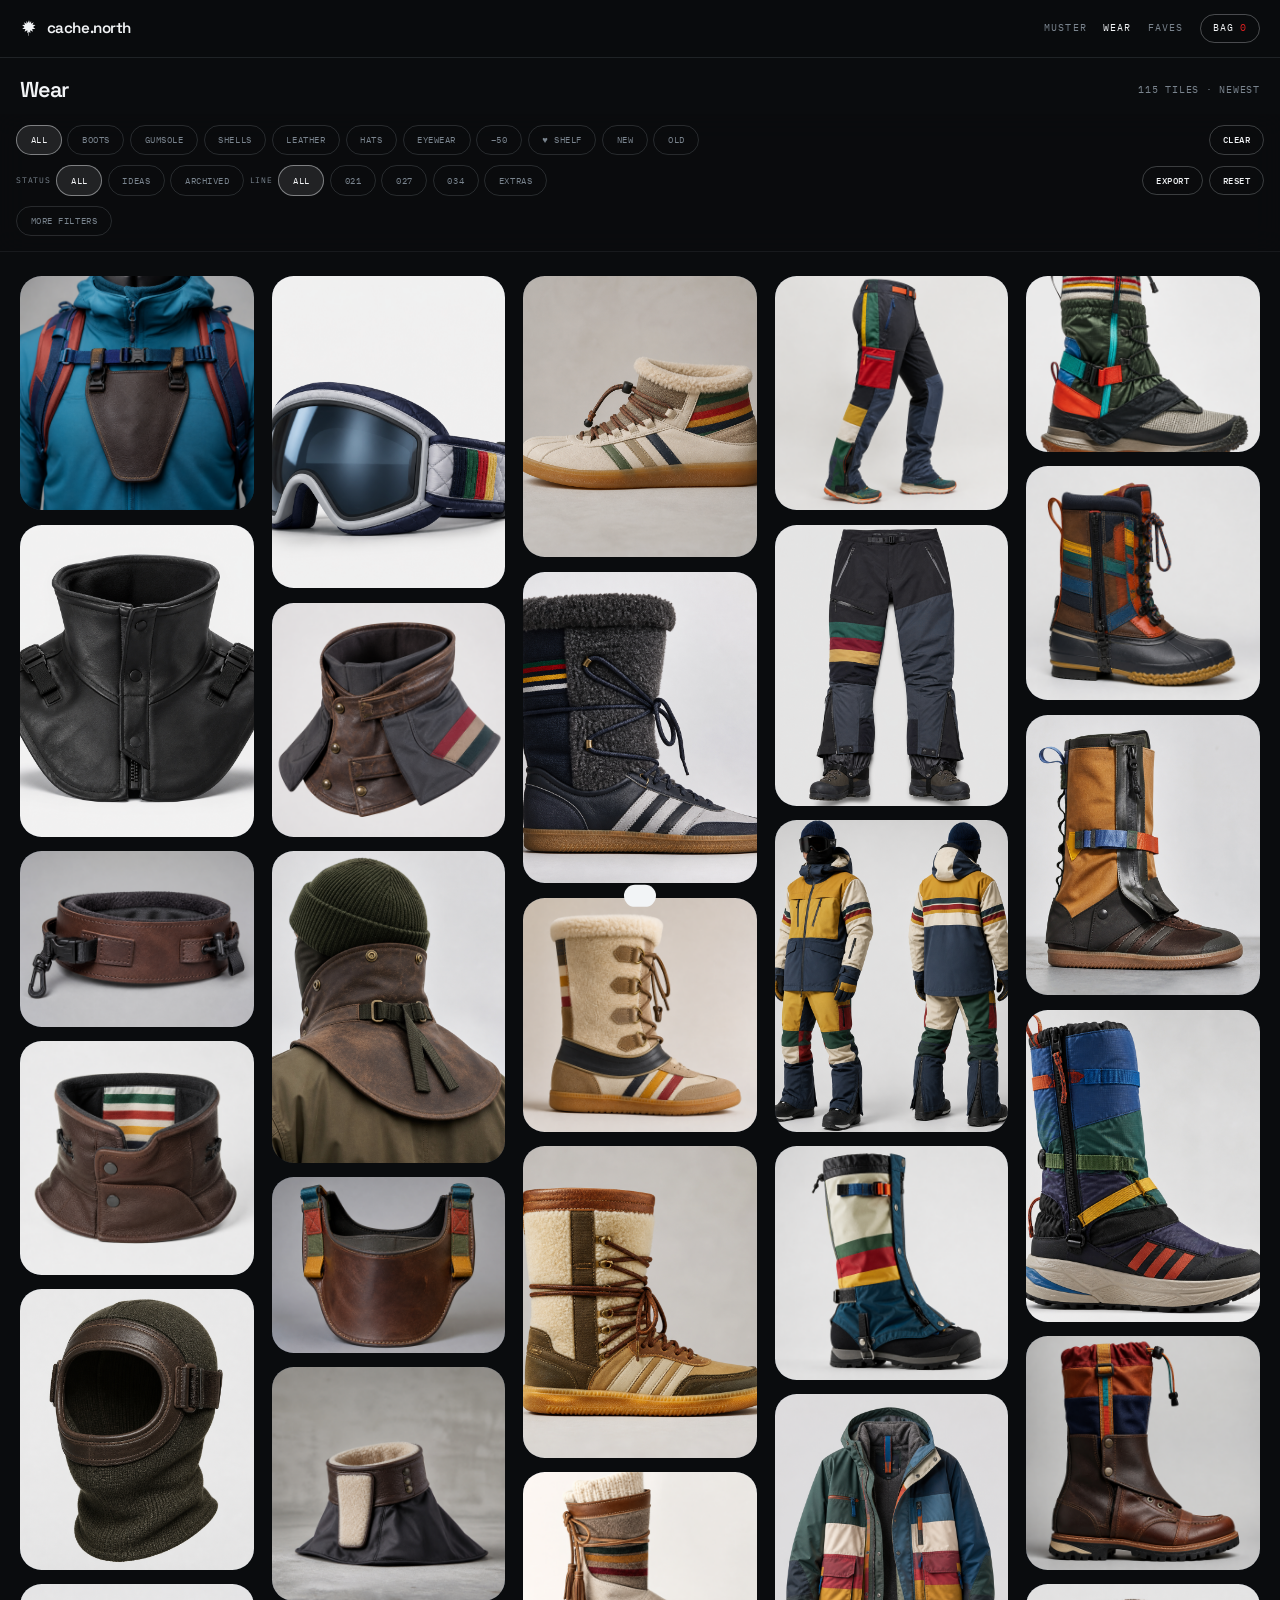
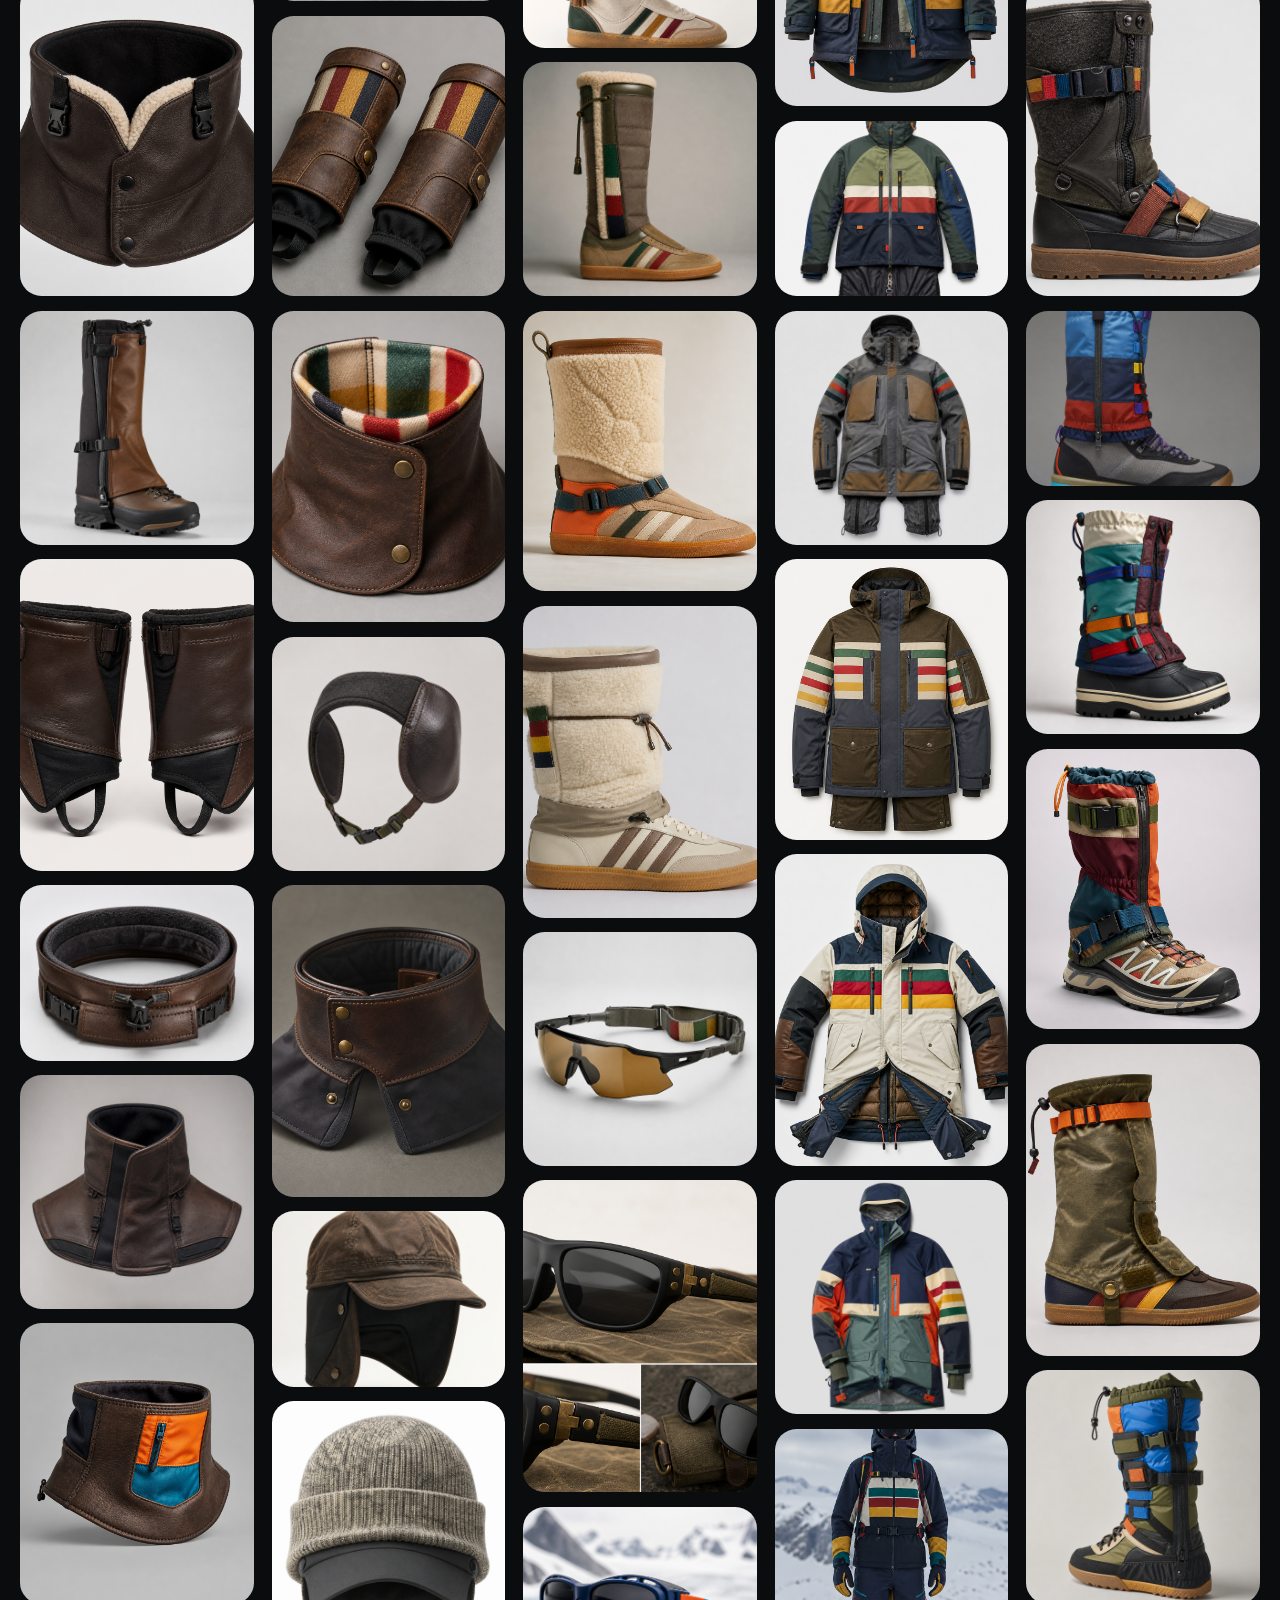
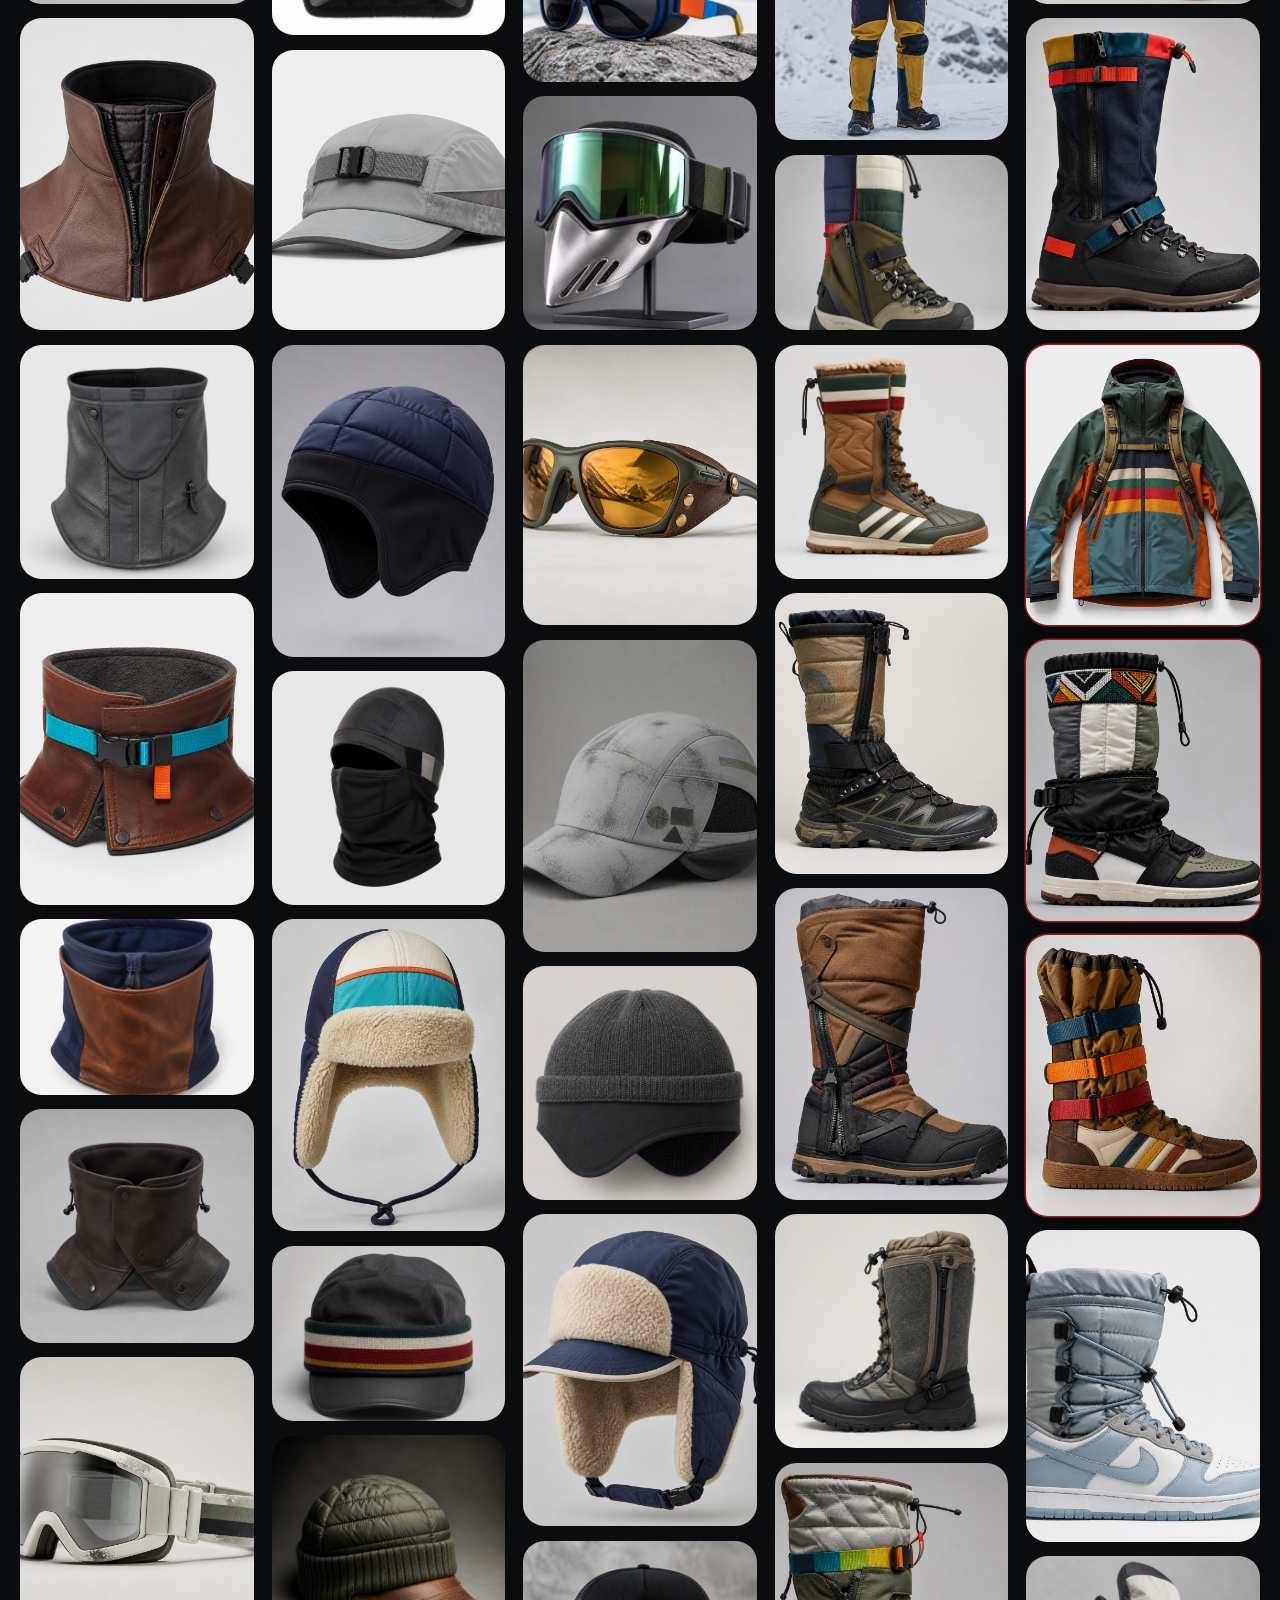
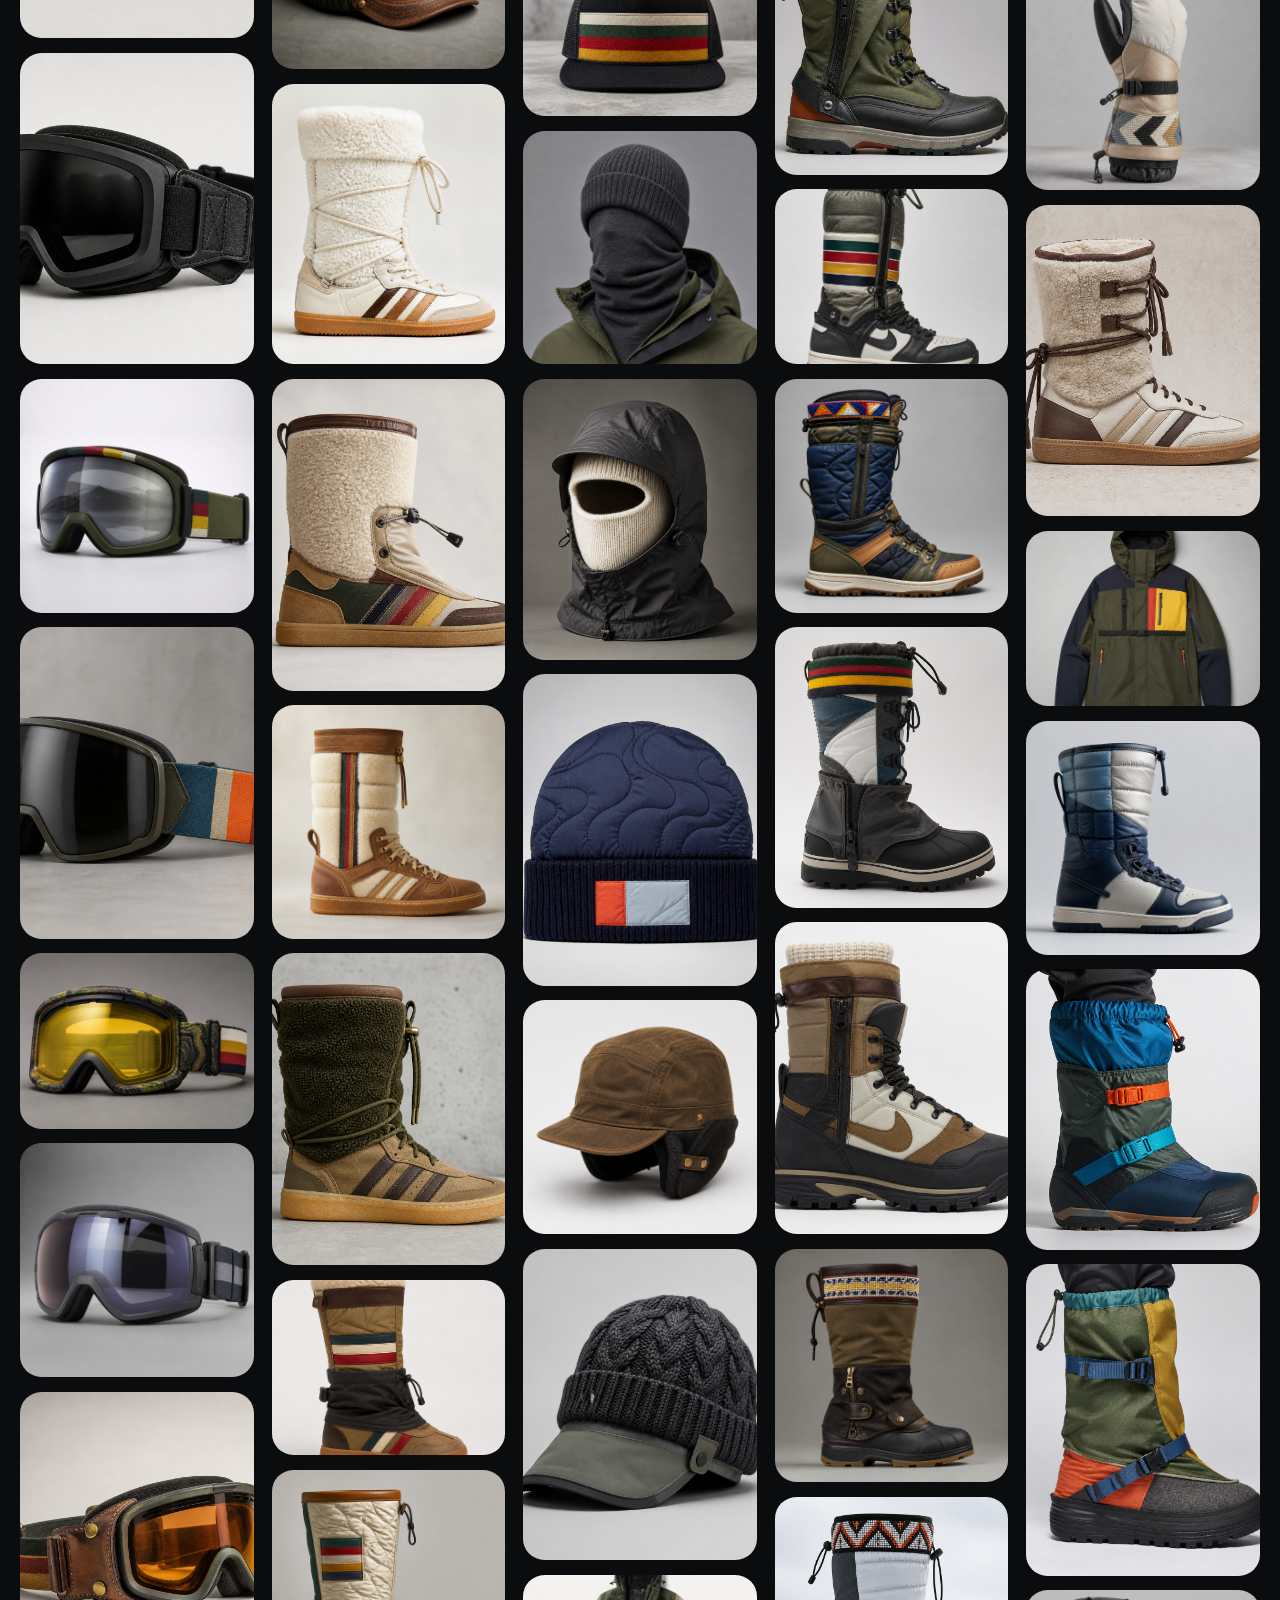
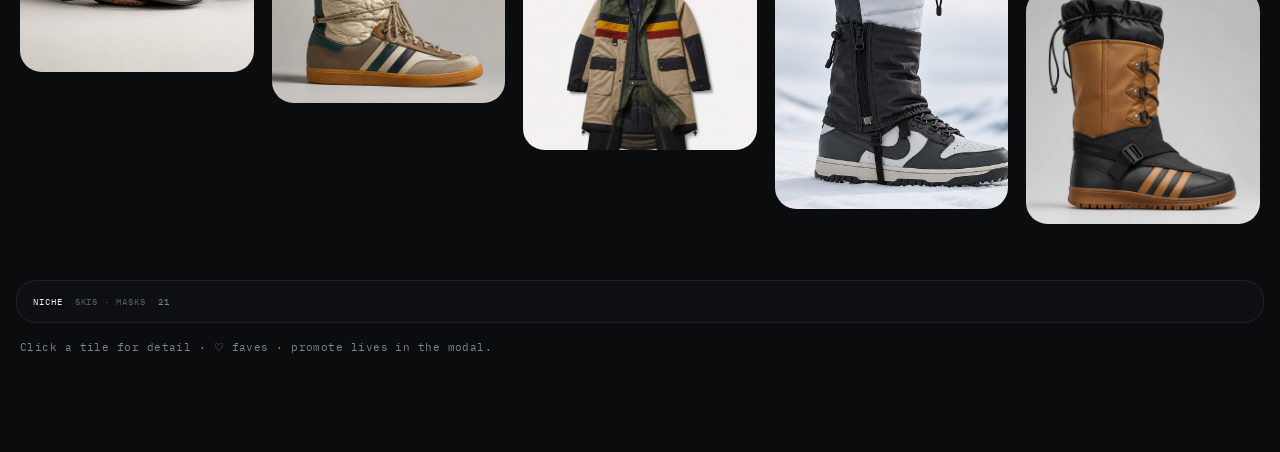
<file: shop/index.html>
<!DOCTYPE html>
<html lang="en-CA">
<head>
  <meta charset="utf-8" />
  <meta name="viewport" content="width=device-width, initial-scale=1" />
  <title>Wear · cache.north</title>
  <meta name="description" content="Northern wear ideas. Idea bag only — not for sale yet." />
  <meta name="theme-color" content="#0A0C0E" />
  <link rel="icon" href="../assets/mark.svg" type="image/svg+xml" />
  <link rel="preconnect" href="https://fonts.googleapis.com" />
  <link rel="preconnect" href="https://fonts.gstatic.com" crossorigin />
  <link href="https://fonts.googleapis.com/css2?family=Space+Grotesk:wght@400;500;600;700&family=IBM+Plex+Mono:wght@400;500&display=swap" rel="stylesheet" />
  <link rel="stylesheet" href="../assets/mosaic.css?v=20260914-everywhere" />
  <meta http-equiv="Cache-Control" content="no-cache" />
  <style>
    :root {
      --void: #0A0C0E;
      --panel: #12161B;
      --steel: #C5CCD3;
      --steel-dim: #7A848E;
      --snow: #F2F4F6;
      --navy: #1B2836;
      --moss: #2A3D32;
      --led: #E02020;
      --font: "Space Grotesk", system-ui, sans-serif;
      --mono: "IBM Plex Mono", ui-monospace, monospace;
    }
    * { box-sizing: border-box; margin: 0; padding: 0; }
    html { scroll-behavior: smooth; }
    body {
      background: var(--void);
      color: var(--snow);
      font-family: var(--font);
      font-size: 1rem;
      line-height: 1.5;
      -webkit-font-smoothing: antialiased;
      min-height: 100svh;
    }
    a { color: inherit; text-decoration: none; }
    a:hover { opacity: 0.85; }
    img { display: block; max-width: 100%; }
    button { font: inherit; cursor: pointer; border: none; background: none; color: inherit; }

    .bar {
      position: sticky;
      top: 0;
      z-index: 40;
      display: flex;
      align-items: center;
      justify-content: space-between;
      gap: 1rem;
      padding: 0.85rem 1.25rem;
      background: rgba(10, 12, 14, 0.88);
      backdrop-filter: blur(10px);
      border-bottom: 1px solid rgba(197, 204, 211, 0.12);
    }
    .bar-brand {
      display: inline-flex;
      align-items: center;
      gap: 0.55rem;
      font-weight: 600;
      letter-spacing: -0.03em;
      font-size: 0.95rem;
    }
    .bar-brand svg { width: 18px; height: 18px; color: var(--snow); }
    .bar-nav {
      display: flex;
      align-items: center;
      gap: 1rem;
      font-family: var(--mono);
      font-size: 0.62rem;
      letter-spacing: 0.12em;
      text-transform: uppercase;
      color: var(--steel-dim);
    }
    .bar-nav a:hover { color: var(--snow); opacity: 1; }
    .bar-nav .active { color: var(--snow); }
    .bag-pill {
      display: inline-flex;
      align-items: center;
      gap: 0.35rem;
      padding: 0.4rem 0.75rem;
      border: 1px solid rgba(242, 244, 246, 0.28);
      border-radius: 999px;
      color: var(--snow);
    }
    .bag-pill .n {
      color: var(--led);
      font-variant-numeric: tabular-nums;
    }

    .wrap {
      width: min(1400px, 100%);
      margin: 0 auto;
      padding: 0 0 5rem;
    }

    .hero {
      display: flex;
      align-items: center;
      justify-content: space-between;
      gap: 1rem;
      padding: 1rem 1.25rem 0.5rem;
    }
    .hero h1 {
      font-size: 1.35rem;
      font-weight: 600;
      letter-spacing: -0.04em;
    }
    .hero .meta {
      font-family: var(--mono);
      font-size: 0.6rem;
      letter-spacing: 0.08em;
      text-transform: uppercase;
      color: var(--steel-dim);
    }

    .toolbar {
      display: flex;
      flex-direction: column;
      gap: 0.55rem;
      margin: 0 0 1rem;
      padding: 0.65rem 1rem 0.85rem;
      position: sticky;
      top: 52px;
      z-index: 30;
      background: rgba(10, 12, 14, 0.9);
      backdrop-filter: blur(14px);
      border-bottom: 1px solid rgba(197, 204, 211, 0.08);
    }
    .toolbar-row {
      display: flex;
      flex-wrap: nowrap;
      gap: 0.45rem;
      align-items: center;
      overflow-x: auto;
      -webkit-overflow-scrolling: touch;
      scrollbar-width: none;
      padding-bottom: 0.1rem;
    }
    .toolbar-row::-webkit-scrollbar { display: none; }
    .filters {
      display: flex;
      flex-wrap: nowrap;
      gap: 0.35rem;
      flex: 1;
      align-items: center;
      min-width: 0;
    }
    .filter-label {
      font-family: var(--mono);
      font-size: 0.5rem;
      letter-spacing: 0.1em;
      text-transform: uppercase;
      color: var(--steel-dim);
      flex-shrink: 0;
    }
    .chip {
      flex-shrink: 0;
      padding: 0.45rem 0.85rem;
      border: 1px solid rgba(197, 204, 211, 0.16);
      border-radius: 999px;
      font-family: var(--mono);
      font-size: 0.58rem;
      letter-spacing: 0.06em;
      text-transform: uppercase;
      color: var(--steel-dim);
      transition: border-color 0.15s, color 0.15s, background 0.15s;
    }
    .chip:hover, .chip.on {
      color: var(--snow);
      border-color: rgba(242, 244, 246, 0.45);
    }
    .chip.on { background: rgba(242, 244, 246, 0.1); }
    .actions { display: flex; flex-wrap: nowrap; gap: 0.35rem; align-items: center; flex-shrink: 0; }
    .empty-actions { margin-top: 0.85rem; display: flex; justify-content: center; gap: 0.5rem; }
    .btn {
      display: inline-flex;
      align-items: center;
      padding: 0.45rem 0.8rem;
      background: var(--snow);
      color: var(--void);
      font-family: var(--mono);
      font-size: 0.55rem;
      font-weight: 500;
      letter-spacing: 0.06em;
      text-transform: uppercase;
      border: 1px solid var(--snow);
      border-radius: 999px;
      transition: opacity 0.2s;
    }
    .btn:hover { opacity: 0.9; }
    .btn-ghost {
      background: transparent;
      color: var(--snow);
      border-color: rgba(242, 244, 246, 0.22);
    }
    .btn-ghost:hover { border-color: var(--snow); }
    .btn-led {
      background: transparent;
      color: var(--led);
      border-color: rgba(224, 32, 32, 0.55);
    }
    .btn-led:hover { border-color: var(--led); background: rgba(224, 32, 32, 0.08); }
    .btn-sm { padding: 0.4rem 0.65rem; font-size: 0.55rem; }

    .shelf-label {
      font-family: var(--mono);
      font-size: 0.55rem;
      letter-spacing: 0.12em;
      text-transform: uppercase;
      color: var(--steel-dim);
      margin: 1rem 1.25rem 0.5rem;
    }
    .shelf-label .count {
      color: var(--led);
      margin-left: 0.35rem;
    }

    /* True mosaic — CSS columns, rounded tiles, varied heights */
    .mosaic {
      column-count: 2;
      column-gap: 0.75rem;
      padding: 0.35rem 1rem 1.5rem;
    }
    @media (min-width: 640px) {
      .mosaic { column-count: 3; column-gap: 0.9rem; padding: 0.5rem 1.25rem 2rem; }
    }
    @media (min-width: 960px) {
      .mosaic { column-count: 4; column-gap: 1rem; }
    }
    @media (min-width: 1280px) {
      .mosaic { column-count: 5; column-gap: 1.1rem; }
    }

    .card {
      position: relative;
      display: block;
      width: 100%;
      break-inside: avoid;
      margin: 0 0 0.75rem;
      background: var(--navy);
      border: 0;
      border-radius: 1.15rem;
      overflow: hidden;
      cursor: pointer;
      isolation: isolate;
      box-shadow: 0 1px 0 rgba(255,255,255,0.04) inset;
      transition: transform 0.25s ease, box-shadow 0.25s ease;
    }
    @media (min-width: 640px) {
      .card { margin-bottom: 0.9rem; border-radius: 1.35rem; }
    }
    .card:hover {
      transform: translateY(-2px);
      box-shadow: 0 12px 28px rgba(0,0,0,0.35);
      z-index: 1;
    }
    .card.promoted {
      box-shadow: 0 0 0 1.5px rgba(224, 32, 32, 0.7), 0 8px 24px rgba(0,0,0,0.25);
    }
    .card.faved::after {
      content: "";
      position: absolute;
      top: 0.65rem;
      left: 0.65rem;
      width: 0.45rem;
      height: 0.45rem;
      border-radius: 50%;
      background: var(--led);
      box-shadow: 0 0 10px rgba(224, 32, 32, 0.75);
      z-index: 2;
      pointer-events: none;
    }
    .card-media {
      width: 100%;
      background: linear-gradient(145deg, #1a2430, #0e141c);
    }
    .card.tile-sq .card-media { aspect-ratio: 1; }
    .card.tile-tall .card-media { aspect-ratio: 3 / 4; }
    .card.tile-wide .card-media { aspect-ratio: 4 / 3; }
    .card.tile-hero .card-media { aspect-ratio: 5 / 6; }
    .card-media img {
      width: 100%;
      height: 100%;
      object-fit: cover;
      transition: transform 0.45s ease;
    }
    .card:hover .card-media img { transform: scale(1.05); }
    .card-veil {
      position: absolute;
      inset: auto 0 0 0;
      padding: 2.25rem 0.85rem 0.75rem;
      background: linear-gradient(to top, rgba(10,12,14,0.88) 15%, transparent);
      opacity: 0;
      transition: opacity 0.2s;
      pointer-events: none;
    }
    .card:hover .card-veil,
    .card:focus-within .card-veil { opacity: 1; }
    .card-veil .name {
      font-size: 0.8rem;
      font-weight: 600;
      letter-spacing: -0.025em;
      line-height: 1.2;
    }
    .card-veil .price {
      font-family: var(--mono);
      font-size: 0.58rem;
      letter-spacing: 0.05em;
      color: var(--steel);
      margin-top: 0.2rem;
    }
    .card-fave {
      position: absolute;
      top: 0.55rem;
      right: 0.55rem;
      z-index: 3;
      width: 2.15rem;
      height: 2.15rem;
      display: grid;
      place-items: center;
      border-radius: 50%;
      background: rgba(10, 12, 14, 0.55);
      border: 1px solid rgba(242, 244, 246, 0.22);
      color: var(--snow);
      font-size: 0.85rem;
      line-height: 1;
      opacity: 0.85;
      transition: opacity 0.15s, border-color 0.15s, color 0.15s, transform 0.15s;
    }
    @media (hover: hover) {
      .card-fave { opacity: 0; }
      .card:hover .card-fave,
      .card-fave.on { opacity: 1; }
    }
    .card-fave:hover { transform: scale(1.08); }
    .card-fave.on {
      color: var(--led);
      border-color: rgba(224, 32, 32, 0.55);
      opacity: 1;
    }

    .btn-fave.on {
      color: var(--led);
      border-color: rgba(224, 32, 32, 0.55);
      background: rgba(224, 32, 32, 0.08);
    }
    .sku {
      font-family: var(--mono);
      font-size: 0.58rem;
      letter-spacing: 0.1em;
      text-transform: uppercase;
      color: var(--steel-dim);
    }
    .status {
      font-family: var(--mono);
      font-size: 0.55rem;
      letter-spacing: 0.1em;
      text-transform: uppercase;
      padding: 0.2rem 0.4rem;
      border: 1px solid rgba(197, 204, 211, 0.25);
      border-radius: 999px;
      color: var(--steel-dim);
      white-space: nowrap;
    }
    .status.promoted {
      color: var(--led);
      border-color: rgba(224, 32, 32, 0.5);
    }
    .status.archived { opacity: 0.55; }
    .blurb { color: var(--steel); font-size: 0.9rem; }
    .mash {
      font-family: var(--mono);
      font-size: 0.62rem;
      line-height: 1.45;
      color: var(--steel-dim);
    }
    .price {
      font-family: var(--mono);
      font-size: 0.85rem;
      letter-spacing: 0.04em;
    }
    .card-actions {
      display: flex;
      flex-wrap: wrap;
      gap: 0.35rem;
      margin-top: 0.65rem;
      padding-top: 0.75rem;
      border-top: 1px solid rgba(197, 204, 211, 0.1);
    }

    .empty {
      padding: 3rem 1rem;
      border: 1px dashed rgba(197, 204, 211, 0.18);
      border-radius: 1.25rem;
      color: var(--steel-dim);
      font-family: var(--mono);
      font-size: 0.7rem;
      letter-spacing: 0.08em;
      text-transform: uppercase;
      text-align: center;
      margin: 1rem;
    }

    .niche-block {
      margin: 1.5rem 1rem 0;
      border: 1px solid rgba(197, 204, 211, 0.1);
      border-radius: 1.25rem;
      overflow: hidden;
      background: rgba(18, 22, 27, 0.4);
    }
    .niche-summary {
      list-style: none;
      cursor: pointer;
      display: flex;
      align-items: center;
      gap: 0.75rem;
      padding: 0.85rem 1rem;
      font-family: var(--mono);
      font-size: 0.58rem;
      letter-spacing: 0.1em;
      text-transform: uppercase;
      color: var(--steel-dim);
    }
    .niche-summary::-webkit-details-marker { display: none; }
    .niche-title { color: var(--snow); }
    .niche-hint { opacity: 0.7; }
    .niche-inner { padding: 0 0.75rem 1rem; }
    .niche-filters {
      display: flex;
      flex-wrap: wrap;
      gap: 0.35rem;
      margin-bottom: 0.75rem;
    }
    .niche-grid.mosaic {
      padding: 0;
      column-count: 2;
    }
    @media (min-width: 720px) {
      .niche-grid.mosaic { column-count: 3; }
    }
    .badge-niche {
      font-family: var(--mono);
      font-size: 0.5rem;
      letter-spacing: 0.1em;
      text-transform: uppercase;
      padding: 0.15rem 0.35rem;
      border: 1px solid rgba(197, 204, 211, 0.2);
      border-radius: 999px;
      color: var(--steel-dim);
      white-space: nowrap;
    }

    /* Modal — image first */
    .modal-backdrop {
      position: fixed;
      inset: 0;
      z-index: 80;
      background: rgba(5, 6, 8, 0.72);
      backdrop-filter: blur(8px);
      display: none;
      align-items: center;
      justify-content: center;
      padding: 1rem;
    }
    .modal-backdrop.open { display: flex; }
    .modal {
      width: min(920px, 100%);
      max-height: min(92svh, 900px);
      display: grid;
      grid-template-columns: 1fr;
      background: var(--panel);
      border-radius: 1.5rem;
      overflow: hidden;
      border: 1px solid rgba(197, 204, 211, 0.12);
    }
    @media (min-width: 800px) {
      .modal { grid-template-columns: 1.15fr 0.85fr; }
    }
    .modal-media {
      background: var(--navy);
      min-height: 42vw;
      max-height: 50svh;
    }
    @media (min-width: 800px) {
      .modal-media { min-height: 100%; max-height: none; }
    }
    .modal-media img {
      width: 100%;
      height: 100%;
      object-fit: cover;
    }
    .modal-body {
      padding: 1.25rem 1.35rem 1.5rem;
      overflow: auto;
      display: flex;
      flex-direction: column;
      gap: 0.65rem;
    }
    .modal-close {
      align-self: flex-end;
      font-family: var(--mono);
      font-size: 0.58rem;
      letter-spacing: 0.1em;
      text-transform: uppercase;
      color: var(--steel-dim);
      padding: 0.35rem 0.6rem;
      border-radius: 999px;
      border: 1px solid rgba(197, 204, 211, 0.2);
    }
    .modal-body h2 {
      font-size: 1.45rem;
      letter-spacing: -0.035em;
      font-weight: 600;
      line-height: 1.15;
    }
    .sizes { display: flex; flex-wrap: wrap; gap: 0.35rem; }
    .size {
      padding: 0.4rem 0.7rem;
      border-radius: 999px;
      border: 1px solid rgba(197, 204, 211, 0.22);
      font-family: var(--mono);
      font-size: 0.58rem;
      letter-spacing: 0.06em;
      text-transform: uppercase;
      color: var(--steel-dim);
    }
    .size.on {
      color: var(--snow);
      border-color: var(--snow);
      background: rgba(242, 244, 246, 0.08);
    }

    .toast {
      position: fixed;
      left: 50%;
      bottom: 1.25rem;
      transform: translateX(-50%) translateY(120%);
      z-index: 90;
      padding: 0.7rem 1rem;
      border-radius: 999px;
      background: var(--snow);
      color: var(--void);
      font-family: var(--mono);
      font-size: 0.65rem;
      letter-spacing: 0.06em;
      text-transform: uppercase;
      transition: transform 0.25s ease;
      pointer-events: none;
    }
    .toast.show { transform: translateX(-50%) translateY(0); }

    .note {
      padding: 0.5rem 1.25rem;
      font-family: var(--mono);
      font-size: 0.58rem;
      letter-spacing: 0.04em;
      color: var(--steel-dim);
    }
  </style>
</head>
<body>
  <header class="bar">
    <a class="bar-brand" href="../">
      <svg viewBox="0 0 100 100" aria-hidden="true"><path fill="currentColor" d="M50 6.5 L54.5 22 62 10.5 61.5 26.5 76 18.5 69.5 32.5 86 33.5 72.5 44.5 85 55.5 67.5 55 72 70.5 56.5 62.5 57.5 79.5 50 70.5 V93.5 H47.5 V70.5 L40 79.5 41 62.5 25.5 70.5 30 55 12.5 55.5 25 44.5 11.5 33.5 28 32.5 21.5 18.5 36 26.5 35.5 10.5 43 22 Z"/></svg>
      cache.north
    </a>
    <nav class="bar-nav">
      <a href="../">Muster</a>
      <a class="active" href="./">Wear</a>
      <a href="./faves.html">Faves</a>
      <span class="bag-pill" id="bag-pill" title="Idea bag only">Bag <span class="n" id="bag-count">0</span></span>
    </nav>
  </header>

  <div class="wrap">
    <section class="hero">
      <h1>Wear</h1>
      <p class="meta"><span id="filter-summary">Mosaic</span></p>
    </section>

    <div class="toolbar">
      <div class="toolbar-row">
        <div class="filters" role="tablist" aria-label="Filter by kit type">
          <button type="button" class="chip on" data-theme="all">All</button>
          <button type="button" class="chip" data-theme="boots">Boots</button>
          <button type="button" class="chip" data-theme="gumsole">Gumsole</button>
          <button type="button" class="chip" data-theme="shells">Shells</button>
          <button type="button" class="chip" data-theme="protection">Leather</button>
          <button type="button" class="chip" data-theme="hat">Hats</button>
          <button type="button" class="chip" data-theme="eyewear">Eyewear</button>
          <button type="button" class="chip" data-lineage="leather50">−50</button>
          <button type="button" class="chip" data-filter="promoted">♥ shelf</button>
          <button type="button" class="chip" data-sort="newest">New</button>
          <button type="button" class="chip" data-sort="oldest">Old</button>
        </div>
        <div class="actions">
          <button type="button" class="btn btn-ghost" id="btn-clear-filters">Clear</button>
        </div>
      </div>
      <div class="toolbar-row" id="toolbar-more" hidden>
        <div class="filters" role="tablist" aria-label="More filters">
          <span class="filter-label">Status</span>
          <button type="button" class="chip on" data-filter="all">All</button>
          <button type="button" class="chip" data-filter="idea">Ideas</button>
          <button type="button" class="chip" data-filter="archived">Archived</button>
          <span class="filter-label">Line</span>
          <button type="button" class="chip on" data-lineage="all">All</button>
          <button type="button" class="chip" data-lineage="v4-021">021</button>
          <button type="button" class="chip" data-lineage="v4-027">027</button>
          <button type="button" class="chip" data-lineage="v4-034">034</button>
          <button type="button" class="chip" data-lineage="extras">Extras</button>
        </div>
        <div class="actions">
          <button type="button" class="btn btn-ghost" id="btn-export">Export</button>
          <button type="button" class="btn btn-ghost" id="btn-reset">Reset</button>
        </div>
      </div>
      <div class="toolbar-row">
        <button type="button" class="chip" id="btn-more-filters">More filters</button>
      </div>
    </div>

    <div class="mosaic" id="all-grid"></div>
    <p class="shelf-label" id="promoted-shelf-label" hidden>Promoted <span class="count" id="promoted-count">0</span></p>
    <div class="mosaic featured" id="featured-grid" hidden></div>

    <details class="niche-block" id="niche-block">
      <summary class="niche-summary">
        <span class="niche-title">Niche</span>
        <span class="niche-hint">skis · masks</span>
        <span class="count" id="niche-count">0</span>
      </summary>
      <div class="niche-inner">
        <div class="niche-filters" role="tablist" aria-label="Filter niche by kit">
          <button type="button" class="chip on" data-niche-kit="all">All</button>
          <button type="button" class="chip" data-niche-kit="mask">Masks</button>
          <button type="button" class="chip" data-niche-kit="skis">Skis</button>
        </div>
        <div class="mosaic niche-grid" id="niche-grid"></div>
      </div>
    </details>

    <p class="note" style="padding:1rem 1.25rem;font-size:0.7rem;color:var(--steel-dim)">
      Click a tile for detail · ♡ faves · promote lives in the modal.
      <span id="disk-sync-status" hidden></span>
    </p>
  </div>

  <div class="modal-backdrop" id="modal" role="dialog" aria-modal="true" aria-labelledby="modal-title" hidden>
    <div class="modal">
      <div class="modal-media"><img id="modal-img" alt="" /></div>
      <div class="modal-body">
        <button type="button" class="modal-close" id="modal-close">Close</button>
        <p class="sku" id="modal-sku"></p>
        <h2 id="modal-title"></h2>
        <p class="blurb" id="modal-blurb"></p>
        <p class="mash" id="modal-mash"></p>
        <p class="mash" id="modal-materials"></p>
        <p class="price" id="modal-price"></p>
        <div>
          <p class="shelf-label" style="margin-bottom:0.5rem">Size</p>
          <div class="sizes" id="modal-sizes"></div>
        </div>
        <div class="card-actions" id="modal-actions"></div>
        <button type="button" class="btn" id="modal-bag">Add to bag</button>
      </div>
    </div>
  </div>

  <div class="toast" id="toast" role="status" aria-live="polite"></div>

  <script>
    const LS_STATUS = "cacheNorth.shop.status";
    const LS_TEASER = "cacheNorth.shop.homepageTeasers";
    const LS_BAG = "cacheNorth.shop.bag";
    const LS_FAVES = "cacheNorth.shop.faves";
    const LS_FAVES_UPDATED = "cacheNorth.shop.favesUpdated";
    const FAVES_API = "/api/faves";
    const VALID = new Set(["idea", "promoted", "archived"]);

    let catalog = null;
    let products = [];
    let filter = "all";
    let themeFilter = "all";
    let lineageFilter = "all";
    let sortOrder = "newest";
    let nicheKitFilter = "all";
    let selectedSize = null;
    let activeId = null;
    let diskSyncOk = null;
    const CATALOG_CACHE_BUST = "20260914-everywhere";

    function isLocalHost() {
      const h = location.hostname;
      return h === "localhost" || h === "127.0.0.1" || h === "[::1]";
    }

    function setDiskSyncStatus(ok, detail) {
      diskSyncOk = ok;
      const el = document.getElementById("disk-sync-status");
      if (!el) return;
      if (!isLocalHost()) {
        el.hidden = true;
        return;
      }
      el.hidden = false;
      el.textContent = ok ? (detail || " · disk sync on") : " · disk sync off";
    }

    function coreFavesMap(map) {
      const out = {};
      Object.keys(map || {}).forEach((id) => {
        const entry = map[id];
        if (!entry || typeof entry !== "object") return;
        out[id] = {
          favedAt: entry.favedAt || new Date().toISOString(),
          note: typeof entry.note === "string" ? entry.note : ""
        };
      });
      return out;
    }

    function parseTs(s) {
      const t = Date.parse(s || "");
      return Number.isFinite(t) ? t : 0;
    }

    function mergeFaveMaps(a, b) {
      const out = { ...coreFavesMap(a) };
      Object.keys(coreFavesMap(b)).forEach((id) => {
        const other = b[id];
        if (!out[id]) {
          out[id] = other;
          return;
        }
        const cur = out[id];
        if (parseTs(other.favedAt) >= parseTs(cur.favedAt)) {
          out[id] = {
            favedAt: other.favedAt || cur.favedAt,
            note: (other.note && other.note.length) ? other.note : (cur.note || "")
          };
        } else if ((!cur.note || !cur.note.length) && other.note) {
          out[id] = { ...cur, note: other.note };
        }
      });
      return out;
    }

    async function pushFavesToDisk(map) {
      if (!isLocalHost()) return;
      try {
        const res = await fetch(FAVES_API, {
          method: "POST",
          headers: { "Content-Type": "application/json" },
          body: JSON.stringify({ faves: coreFavesMap(map) })
        });
        if (!res.ok) throw new Error("HTTP " + res.status);
        const data = await res.json();
        if (data && data.updated) {
          localStorage.setItem(LS_FAVES_UPDATED, data.updated);
        } else {
          localStorage.setItem(LS_FAVES_UPDATED, new Date().toISOString());
        }
        setDiskSyncStatus(true);
      } catch (err) {
        console.warn("faves disk sync failed", err);
        setDiskSyncStatus(false);
      }
    }

    async function hydrateFavesFromDisk() {
      if (!isLocalHost()) return;
      try {
        const res = await fetch(FAVES_API, { cache: "no-store" });
        if (!res.ok) throw new Error("HTTP " + res.status);
        const data = await res.json();
        const diskFaves = coreFavesMap((data && data.faves) || {});
        const diskUpdated = (data && data.updated) || "";
        const lsUpdated = localStorage.getItem(LS_FAVES_UPDATED) || "";
        const lsFaves = loadFaves();
        let merged;
        if (parseTs(diskUpdated) >= parseTs(lsUpdated) && Object.keys(diskFaves).length) {
          merged = mergeFaveMaps(diskFaves, lsFaves);
        } else if (Object.keys(diskFaves).length) {
          merged = mergeFaveMaps(lsFaves, diskFaves);
        } else {
          merged = lsFaves;
        }
        saveMap(LS_FAVES, merged);
        const newest = parseTs(diskUpdated) >= parseTs(lsUpdated) ? diskUpdated : (lsUpdated || diskUpdated);
        if (newest) localStorage.setItem(LS_FAVES_UPDATED, newest);
        setDiskSyncStatus(true);
        // If LS had extras or we merged, push so disk matches
        await pushFavesToDisk(merged);
      } catch (err) {
        console.warn("faves disk hydrate failed", err);
        setDiskSyncStatus(false);
      }
    }

    function loadBag() {
      try {
        const bag = JSON.parse(localStorage.getItem(LS_BAG) || "[]");
        return Array.isArray(bag) ? bag : [];
      } catch { return []; }
    }
    function saveBag(bag) {
      localStorage.setItem(LS_BAG, JSON.stringify(bag));
      const n = document.getElementById("bag-count");
      if (n) n.textContent = String(bag.length);
    }
    function refreshBagCount() {
      const n = document.getElementById("bag-count");
      if (n) n.textContent = String(loadBag().length);
    }

    function loadMap(key) {
      try { return JSON.parse(localStorage.getItem(key) || "{}") || {}; }
      catch { return {}; }
    }
    function saveMap(key, map) {
      localStorage.setItem(key, JSON.stringify(map));
    }

    function resolveStatus(p) {
      const map = loadMap(LS_STATUS);
      if (map[p.id] && VALID.has(map[p.id])) return map[p.id];
      return p.status || "idea";
    }

    function resolveTeaser(p) {
      const map = loadMap(LS_TEASER);
      if (Object.prototype.hasOwnProperty.call(map, p.id)) return !!map[p.id];
      return !!p.homepageTeaser;
    }

    function setStatus(id, status) {
      const map = loadMap(LS_STATUS);
      map[id] = status;
      saveMap(LS_STATUS, map);
    }

    function setTeaser(id, on) {
      const map = loadMap(LS_TEASER);
      map[id] = !!on;
      saveMap(LS_TEASER, map);
    }

    function loadFaves() {
      const raw = loadMap(LS_FAVES);
      const out = {};
      Object.keys(raw).forEach((id) => {
        const entry = raw[id];
        if (entry === true || entry === 1) {
          out[id] = { favedAt: new Date().toISOString(), note: "" };
        } else if (entry && typeof entry === "object") {
          out[id] = {
            favedAt: entry.favedAt || new Date().toISOString(),
            note: typeof entry.note === "string" ? entry.note : ""
          };
        }
      });
      return out;
    }

    function isFaved(id) {
      return Object.prototype.hasOwnProperty.call(loadFaves(), id);
    }

    function setFave(id, on) {
      const map = loadFaves();
      if (on) {
        if (!map[id]) map[id] = { favedAt: new Date().toISOString(), note: "" };
      } else {
        delete map[id];
      }
      saveMap(LS_FAVES, map);
      localStorage.setItem(LS_FAVES_UPDATED, new Date().toISOString());
      pushFavesToDisk(map);
    }

    function money(n) {
      return new Intl.NumberFormat("en-CA", {
        style: "currency",
        currency: "CAD",
        maximumFractionDigits: 0
      }).format(n);
    }

    function toast(msg) {
      const el = document.getElementById("toast");
      el.textContent = msg;
      el.classList.add("show");
      clearTimeout(toast._t);
      toast._t = setTimeout(() => el.classList.remove("show"), 2600);
    }

    function tileClass(p, i) {
      const shapes = ["tile-sq", "tile-tall", "tile-wide", "tile-sq", "tile-hero", "tile-tall"];
      if (p._status === "promoted" || isFaved(p.id)) return "tile-hero";
      return shapes[i % shapes.length];
    }

    function cardHTML(p, i = 0) {
      const status = resolveStatus(p);
      const faved = isFaved(p.id);
      const shape = tileClass({ ...p, _status: status }, i);
      return `
        <article class="card ${status} ${shape}${faved ? " faved" : ""}" data-id="${p.id}" data-open="${p.id}" title="${escapeAttr(p.name)}">
          <div class="card-media">
            <img src="${p.image}" alt="${escapeAttr(p.name)}" loading="lazy" />
          </div>
          <button type="button" class="card-fave${faved ? " on" : ""}" data-fave="${p.id}" data-on="${faved ? "1" : "0"}" aria-label="${faved ? "Unfave" : "Fave"}" aria-pressed="${faved ? "true" : "false"}">${faved ? "♥" : "♡"}</button>
          <div class="card-veil" aria-hidden="true">
            <div class="name">${escapeHtml(p.name)}</div>
            <div class="price">${money(p.price)}</div>
          </div>
        </article>`;
    }

    function escapeHtml(s) {
      return String(s)
        .replace(/&/g, "&amp;")
        .replace(/</g, "&lt;")
        .replace(/>/g, "&gt;")
        .replace(/"/g, "&quot;");
    }
    function escapeAttr(s) { return escapeHtml(s); }

    function enriched() {
      return products.map((p) => ({
        ...p,
        _status: resolveStatus(p),
        _teaser: resolveTeaser(p)
      }));
    }

    function kitOf(p) {
      return String(p.kit || p.theme || "").toLowerCase();
    }

    function isNiche(p) {
      return p.section === "niche" || p.niche === true;
    }

    function isGumsole(p) {
      const id = String(p.id || "");
      return kitOf(p) === "gumsole" || id.startsWith("v7-gs") ||
        /gumsole/i.test(p.name || "") || /gumsole/i.test(p.sku || "");
    }

    function matchesTheme(p) {
      if (themeFilter === "all") return true;
      const theme = String(p.theme || "").toLowerCase();
      const kit = kitOf(p);
      if (themeFilter === "gaiters") {
        return theme === "gaiters" || kit === "gaiters" || !!p.gaiter;
      }
      if (themeFilter === "gumsole") {
        return isGumsole(p);
      }
      if (themeFilter === "boots") {
        return theme === "boots" || kit === "boots" || isGumsole(p);
      }
      return theme === themeFilter || kit === themeFilter;
    }

    function matchesLineage(p) {
      if (lineageFilter === "all") return true;
      const id = String(p.id || "");
      if (lineageFilter === "leather50") {
        return p.lineage === "leather50" || id.startsWith("v8-col-");
      }
      if (lineageFilter === "extras") {
        return (p.lineage === "extras") || id.startsWith("v6-") ||
          (id.startsWith("v7-") && !id.startsWith("v7-gs") &&
            (p.kit === "hat" || p.kit === "mask" || p.kit === "eyewear" ||
              p.kit === "protection" || p.kit === "skis" || p.theme === "hat" ||
              p.theme === "mask" || p.theme === "eyewear" || p.theme === "protection" ||
              p.theme === "skis"));
      }
      if (lineageFilter === "earlier") {
        return !p.parentKeeper && !id.startsWith("v5-") &&
          !id.startsWith("v6-") &&
          !id.startsWith("v7-") &&
          p.lineage !== "extras" &&
          !["v4-021", "v4-027", "v4-034"].includes(p.id);
      }
      if (p.id === lineageFilter) return true;
      return (p.parentKeeper || p.lineage) === lineageFilter;
    }

    function addedStamp(p) {
      if (p.addedAt) return Date.parse(p.addedAt) || 0;
      if (p.createdAt) return Date.parse(p.createdAt) || 0;
      const idx = Number.isFinite(p.catalogIndex) ? p.catalogIndex : 0;
      return idx;
    }

    function sortProducts(list) {
      const dir = sortOrder === "oldest" ? 1 : -1;
      return list.slice().sort((a, b) => {
        const d = addedStamp(a) - addedStamp(b);
        if (d !== 0) return d * dir;
        return String(a.id || "").localeCompare(String(b.id || "")) * dir;
      });
    }

    function clearFilters() {
      filter = "all";
      themeFilter = "all";
      lineageFilter = "all";
      document.querySelectorAll("[data-filter]").forEach((c) =>
        c.classList.toggle("on", c.getAttribute("data-filter") === "all")
      );
      document.querySelectorAll("[data-theme]").forEach((c) =>
        c.classList.toggle("on", c.getAttribute("data-theme") === "all")
      );
      document.querySelectorAll("[data-lineage]").forEach((c) =>
        c.classList.toggle("on", c.getAttribute("data-lineage") === "all")
      );
      render();
    }

    function emptyStateHTML() {
      return `<div class="empty">
        <p>0 match — clear filters</p>
        <div class="empty-actions">
          <button type="button" class="btn btn-ghost" data-clear-filters>Clear filters</button>
        </div>
      </div>`;
    }

    function render() {
      const list = enriched();
      const core = list.filter((p) => !isNiche(p));
      const nicheAll = list.filter(isNiche);
      const promoted = sortProducts(core.filter((p) => p._status === "promoted"));
      let visible = filter === "all" ? core : core.filter((p) => p._status === filter);
      visible = sortProducts(visible.filter(matchesTheme).filter(matchesLineage));

      let nicheVisible = nicheAll.filter(matchesLineage);
      if (filter !== "all") {
        nicheVisible = nicheVisible.filter((p) => p._status === filter);
      }
      if (nicheKitFilter !== "all") {
        nicheVisible = nicheVisible.filter((p) => {
          const kit = kitOf(p);
          const theme = String(p.theme || "").toLowerCase();
          return kit === nicheKitFilter || theme === nicheKitFilter;
        });
      }
      nicheVisible = sortProducts(nicheVisible);

      const all = document.getElementById("all-grid");
      const feat = document.getElementById("featured-grid");
      const nicheGrid = document.getElementById("niche-grid");
      const promotedCount = document.getElementById("promoted-count");
      if (promotedCount) promotedCount.textContent = String(promoted.length);
      const nicheCountEl = document.getElementById("niche-count");
      if (nicheCountEl) nicheCountEl.textContent = String(nicheVisible.length);

      const summary = document.getElementById("filter-summary");
      if (summary) {
        const bits = [];
        if (filter !== "all") bits.push(filter);
        if (themeFilter !== "all") bits.push(themeFilter);
        if (lineageFilter !== "all") bits.push(lineageFilter);
        summary.textContent = bits.length
          ? `${visible.length} · ${bits.join(" · ")}`
          : `${visible.length} tiles · ${sortOrder}`;
      }

      // One mosaic — promoted tiles still get the red outline via .promoted class
      all.innerHTML = visible.length
        ? visible.map((p, i) => cardHTML(p, i)).join("")
        : emptyStateHTML();
      if (feat) {
        feat.hidden = true;
        feat.innerHTML = "";
      }
      const promoLabel = document.getElementById("promoted-shelf-label");
      if (promoLabel) promoLabel.hidden = true;

      if (nicheGrid) {
        nicheGrid.innerHTML = nicheVisible.length
          ? nicheVisible.map((p, i) => cardHTML(p, i)).join("")
          : `<div class="empty">No niche matches</div>`;
        bindCards(nicheGrid);
      }

      bindCards(all);
      document.querySelectorAll("[data-clear-filters]").forEach((btn) => {
        btn.addEventListener("click", (e) => {
          e.stopPropagation();
          clearFilters();
        });
      });
    }

    function bindCards(root) {
      root.querySelectorAll("[data-open]").forEach((el) => {
        el.addEventListener("click", () => openModal(el.getAttribute("data-open")));
      });
      root.querySelectorAll("[data-promote]").forEach((el) => {
        el.addEventListener("click", (e) => {
          e.stopPropagation();
          setStatus(el.getAttribute("data-promote"), "promoted");
          toast("Promoted");
          render();
          if (activeId) syncModalActions();
        });
      });
      root.querySelectorAll("[data-demote]").forEach((el) => {
        el.addEventListener("click", (e) => {
          e.stopPropagation();
          setStatus(el.getAttribute("data-demote"), "idea");
          toast("Demoted to idea");
          render();
          if (activeId) syncModalActions();
        });
      });
      root.querySelectorAll("[data-archive]").forEach((el) => {
        el.addEventListener("click", (e) => {
          e.stopPropagation();
          setStatus(el.getAttribute("data-archive"), "archived");
          toast("Archived");
          render();
        });
      });
      root.querySelectorAll("[data-idea]").forEach((el) => {
        el.addEventListener("click", (e) => {
          e.stopPropagation();
          setStatus(el.getAttribute("data-idea"), "idea");
          toast("Restored as idea");
          render();
        });
      });
      root.querySelectorAll("[data-teaser]").forEach((el) => {
        el.addEventListener("click", (e) => {
          e.stopPropagation();
          const id = el.getAttribute("data-teaser");
          const next = el.getAttribute("data-on") !== "1";
          setTeaser(id, next);
          toast(next ? "Homepage teaser on" : "Homepage teaser off");
          render();
          if (activeId) syncModalActions();
        });
      });
      root.querySelectorAll("[data-fave]").forEach((el) => {
        el.addEventListener("click", (e) => {
          e.stopPropagation();
          const id = el.getAttribute("data-fave");
          const next = el.getAttribute("data-on") !== "1";
          setFave(id, next);
          toast(next ? "Faved · see Extras" : "Unfaved");
          render();
          if (activeId) syncModalActions();
        });
      });
    }

    function findProduct(id) {
      return products.find((p) => p.id === id);
    }

    function openModal(id) {
      const p = findProduct(id);
      if (!p) return;
      activeId = id;
      selectedSize = (p.sizes && p.sizes[0]) || null;
      document.getElementById("modal-img").src = p.image;
      document.getElementById("modal-img").alt = p.name;
      document.getElementById("modal-sku").textContent = p.sku;
      document.getElementById("modal-title").textContent = p.name;
      document.getElementById("modal-blurb").textContent = p.blurb;
      document.getElementById("modal-mash").textContent = "Mash · " + p.mash;
      document.getElementById("modal-materials").textContent = "Materials · " + p.materials;
      document.getElementById("modal-price").textContent = money(p.price) + " · idea pricing";
      const sizes = document.getElementById("modal-sizes");
      sizes.innerHTML = (p.sizes || []).map((s) =>
        `<button type="button" class="size${s === selectedSize ? " on" : ""}" data-size="${escapeAttr(s)}">${escapeHtml(s)}</button>`
      ).join("");
      sizes.querySelectorAll("[data-size]").forEach((btn) => {
        btn.addEventListener("click", () => {
          selectedSize = btn.getAttribute("data-size");
          sizes.querySelectorAll(".size").forEach((b) => b.classList.toggle("on", b === btn));
        });
      });
      syncModalActions();
      const modal = document.getElementById("modal");
      modal.hidden = false;
      modal.classList.add("open");
      history.replaceState(null, "", "?sku=" + encodeURIComponent(p.sku));
    }

    function syncModalActions() {
      if (!activeId) return;
      const p = findProduct(activeId);
      if (!p) return;
      const status = resolveStatus(p);
      const teaser = resolveTeaser(p);
      const faved = isFaved(p.id);
      const box = document.getElementById("modal-actions");
      box.innerHTML = `
        <button type="button" class="btn btn-ghost btn-sm btn-fave${faved ? " on" : ""}" data-fave="${p.id}" data-on="${faved ? "1" : "0"}" aria-pressed="${faved ? "true" : "false"}">
          ${faved ? "♥ Faved" : "♡ Fave"}
        </button>
        ${status === "promoted"
          ? `<button type="button" class="btn btn-ghost btn-sm" data-demote="${p.id}">Demote</button>`
          : `<button type="button" class="btn btn-led btn-sm" data-promote="${p.id}">Promote</button>`}
        <label class="check"><input type="checkbox" id="modal-teaser-check" ${teaser ? "checked" : ""} /> Promote to homepage teaser</label>
        <a class="btn btn-ghost btn-sm" href="./faves.html">Extras · Faves</a>
      `;
      bindCards(box);
      const chk = document.getElementById("modal-teaser-check");
      if (chk) {
        chk.addEventListener("change", () => {
          setTeaser(p.id, chk.checked);
          toast(chk.checked ? "Homepage teaser on" : "Homepage teaser off");
          render();
          syncModalActions();
        });
      }
    }

    function closeModal() {
      const modal = document.getElementById("modal");
      modal.classList.remove("open");
      modal.hidden = true;
      activeId = null;
      if (location.search.includes("sku=")) {
        history.replaceState(null, "", location.pathname);
      }
    }

    function exportPromoted() {
      const list = enriched()
        .filter((p) => p._status === "promoted")
        .map((p) => ({
          id: p.id,
          sku: p.sku,
          name: p.name,
          price: p.price,
          currency: "CAD",
          mash: p.mash,
          materials: p.materials,
          theme: p.theme,
          image: p.image,
          homepageTeaser: p._teaser,
          benNote: p.benNote || null,
          exportedAt: new Date().toISOString()
        }));
      const blob = new Blob([JSON.stringify({
        project: "cache.north wear — promoted set",
        count: list.length,
        products: list
      }, null, 2)], { type: "application/json" });
      const a = document.createElement("a");
      a.href = URL.createObjectURL(blob);
      a.download = "cache-north-promoted-" + new Date().toISOString().slice(0, 10) + ".json";
      a.click();
      URL.revokeObjectURL(a.href);
      toast(list.length ? `Exported ${list.length} promoted` : "Exported empty promoted set");
    }

    function resetPromotes() {
      localStorage.removeItem(LS_STATUS);
      localStorage.removeItem(LS_TEASER);
      toast("Reset to catalogue defaults");
      render();
    }

    document.querySelectorAll("[data-filter]").forEach((chip) => {
      chip.addEventListener("click", () => {
        filter = chip.getAttribute("data-filter");
        document.querySelectorAll("[data-filter]").forEach((c) =>
          c.classList.toggle("on", c === chip)
        );
        render();
      });
    });
    document.querySelectorAll("[data-theme]").forEach((chip) => {
      chip.addEventListener("click", () => {
        themeFilter = chip.getAttribute("data-theme");
        document.querySelectorAll("[data-theme]").forEach((c) =>
          c.classList.toggle("on", c === chip)
        );
        render();
      });
    });
    document.querySelectorAll("[data-lineage]").forEach((chip) => {
      chip.addEventListener("click", () => {
        lineageFilter = chip.getAttribute("data-lineage");
        document.querySelectorAll("[data-lineage]").forEach((c) =>
          c.classList.toggle("on", c === chip)
        );
        render();
      });
    });
    document.querySelectorAll("[data-sort]").forEach((chip) => {
      chip.addEventListener("click", () => {
        sortOrder = chip.getAttribute("data-sort") || "newest";
        document.querySelectorAll("[data-sort]").forEach((c) =>
          c.classList.toggle("on", c === chip)
        );
        render();
      });
    });
    document.querySelectorAll("[data-niche-kit]").forEach((chip) => {
      chip.addEventListener("click", (e) => {
        e.preventDefault();
        e.stopPropagation();
        nicheKitFilter = chip.getAttribute("data-niche-kit") || "all";
        document.querySelectorAll("[data-niche-kit]").forEach((c) =>
          c.classList.toggle("on", c === chip)
        );
        render();
      });
    });
    document.getElementById("btn-clear-filters").addEventListener("click", clearFilters);
    const moreBtn = document.getElementById("btn-more-filters");
    const morePanel = document.getElementById("toolbar-more");
    if (moreBtn && morePanel) {
      moreBtn.addEventListener("click", () => {
        const open = morePanel.hasAttribute("hidden");
        if (open) morePanel.removeAttribute("hidden");
        else morePanel.setAttribute("hidden", "");
        moreBtn.classList.toggle("on", open);
        moreBtn.textContent = open ? "Less filters" : "More filters";
      });
    }
    document.getElementById("btn-export").addEventListener("click", exportPromoted);
    document.getElementById("btn-reset").addEventListener("click", resetPromotes);
    document.getElementById("modal-close").addEventListener("click", closeModal);
    document.getElementById("modal").addEventListener("click", (e) => {
      if (e.target.id === "modal") closeModal();
    });
    document.getElementById("modal-bag").addEventListener("click", () => {
      if (!activeId) return;
      const p = findProduct(activeId);
      if (!p) return;
      const bag = loadBag();
      bag.push({
        id: p.id,
        sku: p.sku,
        name: p.name,
        size: selectedSize,
        price: p.price,
        at: new Date().toISOString()
      });
      saveBag(bag);
      toast("Added to idea bag · not for sale yet");
    });
    document.getElementById("bag-pill").addEventListener("click", () => {
      const bag = loadBag();
      toast(bag.length
        ? `${bag.length} in bag · idea only, no checkout`
        : "Bag empty · add something from a product");
    });
    document.addEventListener("keydown", (e) => {
      if (e.key === "Escape") closeModal();
    });

    refreshBagCount();

    fetch("./catalog.json?v=" + encodeURIComponent(CATALOG_CACHE_BUST))
      .then((r) => r.json())
      .then(async (data) => {
        catalog = data;
        products = (data.products || []).map((p, i) => ({
          ...p,
          catalogIndex: Number.isFinite(p.catalogIndex) ? p.catalogIndex : i,
          kit: p.kit || p.theme || null
        }));
        // Seed defaults into LS only if empty so first visit matches catalog featured set
        const statusMap = loadMap(LS_STATUS);
        const teaserMap = loadMap(LS_TEASER);
        let seeded = false;
        products.forEach((p) => {
          if (!Object.prototype.hasOwnProperty.call(statusMap, p.id)) {
            statusMap[p.id] = p.status || "idea";
            seeded = true;
          }
          if (!Object.prototype.hasOwnProperty.call(teaserMap, p.id)) {
            teaserMap[p.id] = !!p.homepageTeaser;
            seeded = true;
          }
        });
        if (seeded) {
          saveMap(LS_STATUS, statusMap);
          saveMap(LS_TEASER, teaserMap);
        }
        await hydrateFavesFromDisk();
        render();
        const params = new URLSearchParams(location.search);
        const sku = params.get("sku");
        if (sku) {
          const hit = products.find((p) => p.sku === sku || p.id === sku);
          if (hit) openModal(hit.id);
        }
      })
      .catch(() => {
        document.getElementById("all-grid").innerHTML =
          `<div class="empty">Could not load catalog.json</div>`;
      });
  </script>
</body>
</html>
</file>
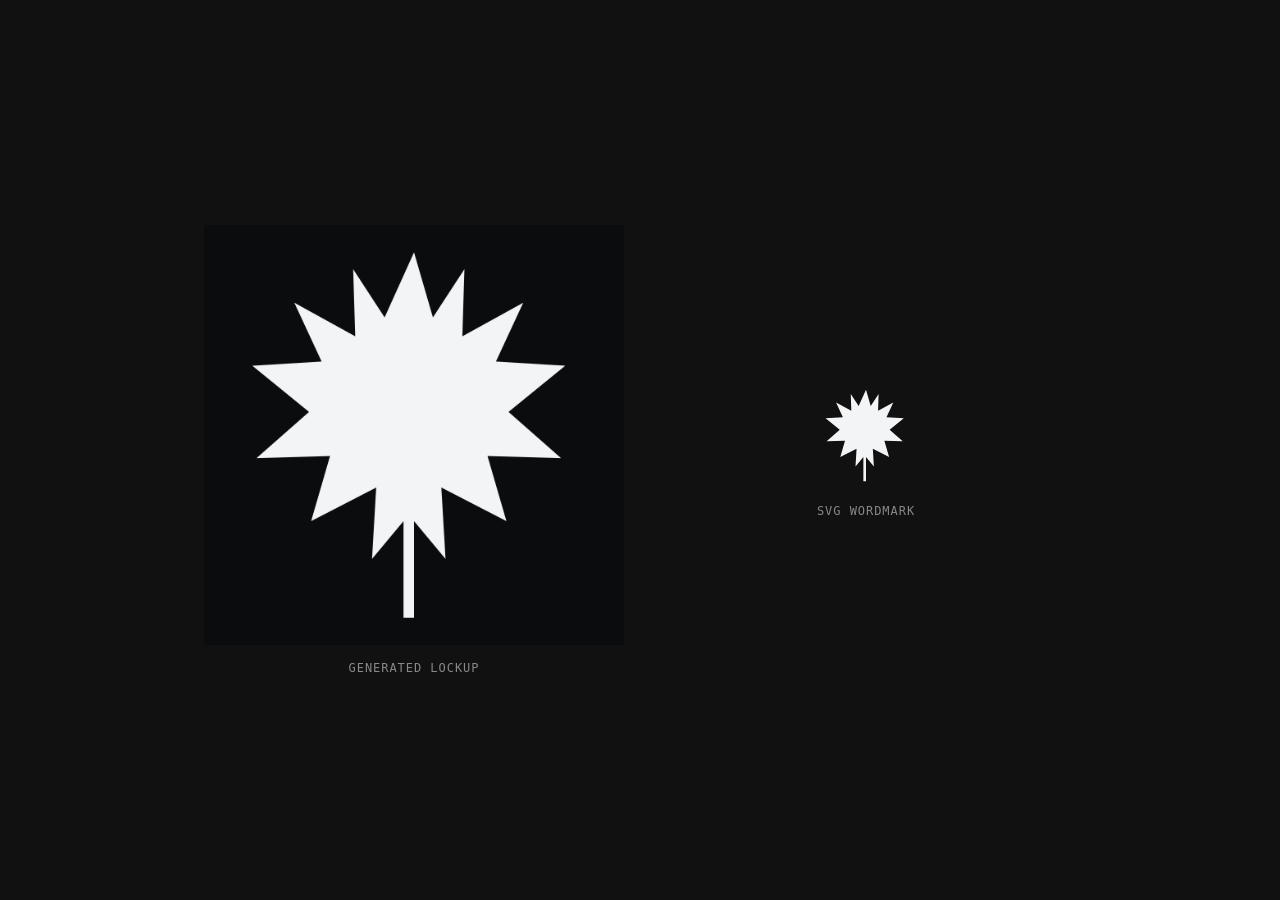
<file: assets/logo-preview.html>
<!DOCTYPE html>
<html lang="en">
<head>
  <meta charset="utf-8" />
  <meta name="viewport" content="width=device-width, initial-scale=1" />
  <title>cache.north — mark</title>
  <style>
    body { margin: 0; background: #111; display: grid; place-items: center; min-height: 100svh; gap: 2rem; font-family: ui-monospace, monospace; color: #888; }
    img, object { max-width: 90vw; }
    .row { display: flex; flex-wrap: wrap; gap: 2rem; align-items: center; justify-content: center; }
    figure { margin: 0; text-align: center; }
    figcaption { margin-top: 0.75rem; font-size: 0.75rem; letter-spacing: 0.08em; text-transform: uppercase; }
  </style>
</head>
<body>
  <div class="row">
    <figure>
      <img src="cache-north-logo.png" width="420" alt="cache.north generated logo" />
      <figcaption>Generated lockup</figcaption>
    </figure>
    <figure>
      <object data="mark.svg" type="image/svg+xml" width="420" height="105"></object>
      <figcaption>SVG wordmark</figcaption>
    </figure>
  </div>
</body>
</html>
</file>
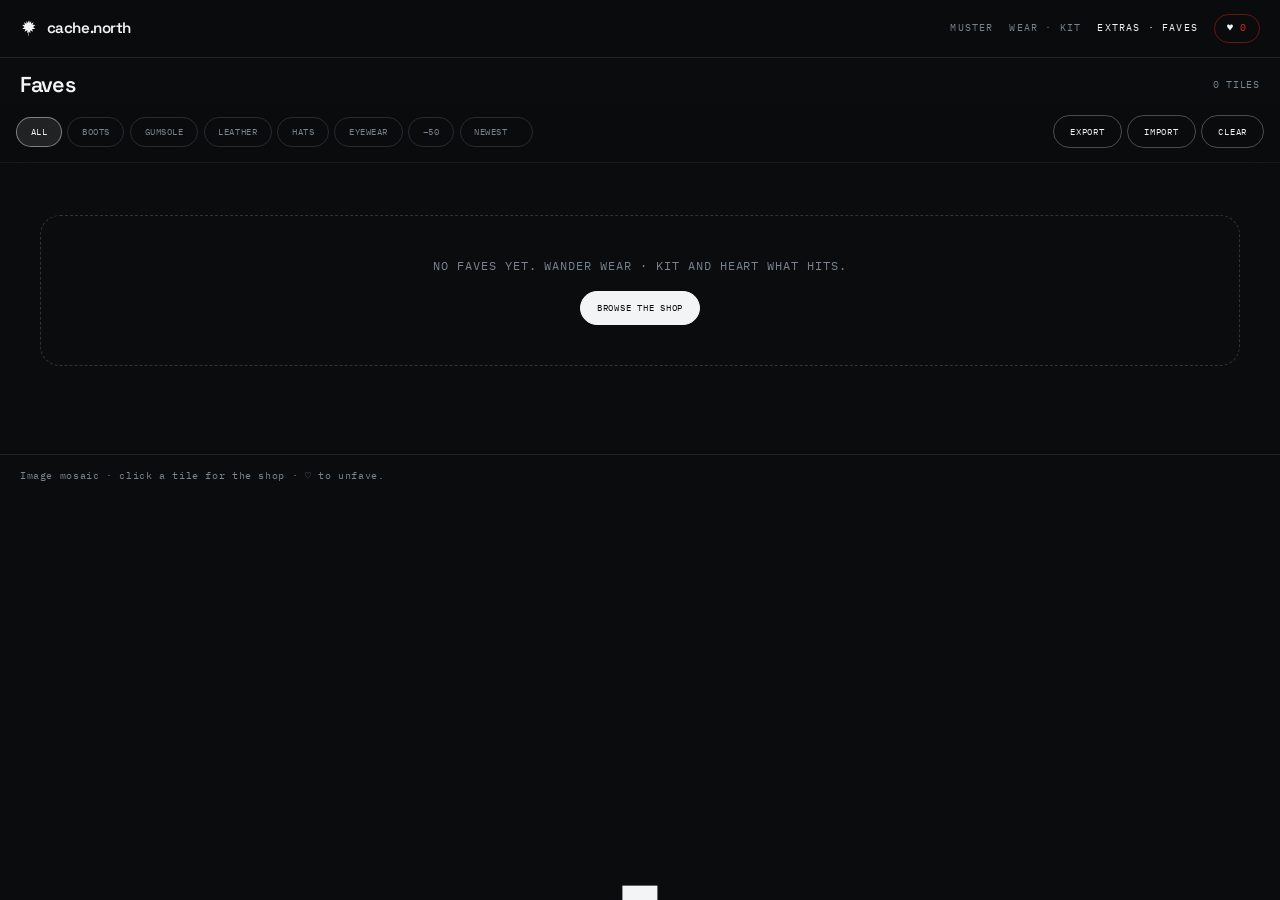
<file: shop/faves.html>
<!DOCTYPE html>
<html lang="en-CA">
<head>
  <meta charset="utf-8" />
  <meta name="viewport" content="width=device-width, initial-scale=1" />
  <title>Extras · Faves · cache.north</title>
  <meta name="description" content="Personal faves from the Wear pretend store. Sort, filter, jot notes. Not for sale." />
  <meta name="theme-color" content="#0A0C0E" />
  <link rel="icon" href="../assets/mark.svg" type="image/svg+xml" />
  <link rel="preconnect" href="https://fonts.googleapis.com" />
  <link rel="preconnect" href="https://fonts.gstatic.com" crossorigin />
  <link href="https://fonts.googleapis.com/css2?family=Space+Grotesk:wght@400;500;600;700&family=IBM+Plex+Mono:wght@400;500&display=swap" rel="stylesheet" />
  <link rel="stylesheet" href="../assets/mosaic.css?v=20260914-everywhere" />
  <style>
    :root {
      --void: #0A0C0E;
      --panel: #12161B;
      --steel: #C5CCD3;
      --steel-dim: #7A848E;
      --snow: #F2F4F6;
      --navy: #1B2836;
      --moss: #2A3D32;
      --led: #E02020;
      --font: "Space Grotesk", system-ui, sans-serif;
      --mono: "IBM Plex Mono", ui-monospace, monospace;
    }
    * { box-sizing: border-box; margin: 0; padding: 0; }
    html { scroll-behavior: smooth; }
    body {
      background: var(--void);
      color: var(--snow);
      font-family: var(--font);
      font-size: 1rem;
      line-height: 1.5;
      -webkit-font-smoothing: antialiased;
      min-height: 100svh;
    }
    a { color: inherit; text-decoration: none; }
    a:hover { opacity: 0.85; }
    img { display: block; max-width: 100%; }
    button { font: inherit; cursor: pointer; border: none; background: none; color: inherit; }
    textarea, select, input { font: inherit; color: inherit; }

    .bar {
      position: sticky;
      top: 0;
      z-index: 40;
      display: flex;
      align-items: center;
      justify-content: space-between;
      gap: 1rem;
      padding: 0.85rem 1.25rem;
      background: rgba(10, 12, 14, 0.88);
      backdrop-filter: blur(10px);
      border-bottom: 1px solid rgba(197, 204, 211, 0.12);
    }
    .bar-brand {
      display: inline-flex;
      align-items: center;
      gap: 0.55rem;
      font-weight: 600;
      letter-spacing: -0.03em;
      font-size: 0.95rem;
    }
    .bar-brand svg { width: 18px; height: 18px; color: var(--snow); }
    .bar-nav {
      display: flex;
      align-items: center;
      gap: 1rem;
      font-family: var(--mono);
      font-size: 0.62rem;
      letter-spacing: 0.12em;
      text-transform: uppercase;
      color: var(--steel-dim);
    }
    .bar-nav a:hover { color: var(--snow); opacity: 1; }
    .bar-nav .active { color: var(--snow); }
    .fave-pill {
      display: inline-flex;
      align-items: center;
      gap: 0.35rem;
      padding: 0.4rem 0.75rem;
      border: 1px solid rgba(224, 32, 32, 0.45);
      border-radius: 999px;
      color: var(--snow);
    }
    .fave-pill .n {
      color: var(--led);
      font-variant-numeric: tabular-nums;
    }

    .wrap {
      width: min(1120px, calc(100% - 2.5rem));
      margin: 0 auto;
      padding: 2rem 0 5rem;
    }

    .hero {
      display: grid;
      gap: 0.75rem;
      margin-bottom: 2rem;
      padding-bottom: 1.5rem;
      border-bottom: 1px solid rgba(197, 204, 211, 0.14);
    }
    .kicker {
      font-family: var(--mono);
      font-size: 0.62rem;
      letter-spacing: 0.14em;
      text-transform: uppercase;
      color: var(--led);
    }
    .hero h1 {
      font-size: clamp(2rem, 5vw, 3rem);
      font-weight: 600;
      letter-spacing: -0.045em;
      line-height: 1.05;
    }
    .hero h1 .led {
      display: inline-block;
      width: 0.12em;
      height: 0.12em;
      margin: 0 0.02em 0.1em;
      border-radius: 50%;
      background: var(--led);
      box-shadow: 0 0 12px rgba(224, 32, 32, 0.55);
      vertical-align: middle;
    }
    .hero p {
      max-width: 38rem;
      color: var(--steel);
      font-size: 1.02rem;
    }

    .toolbar {
      display: flex;
      flex-direction: column;
      gap: 0.75rem;
      margin-bottom: 1.75rem;
    }
    .toolbar-row {
      display: flex;
      flex-wrap: wrap;
      gap: 0.65rem;
      align-items: center;
    }
    .filters {
      display: flex;
      flex-wrap: wrap;
      gap: 0.4rem;
      flex: 1;
      align-items: center;
    }
    .filter-label {
      font-family: var(--mono);
      font-size: 0.55rem;
      letter-spacing: 0.12em;
      text-transform: uppercase;
      color: var(--steel-dim);
      margin-right: 0.15rem;
    }
    .chip {
      padding: 0.45rem 0.7rem;
      border: 1px solid rgba(197, 204, 211, 0.22);
      font-family: var(--mono);
      font-size: 0.6rem;
      letter-spacing: 0.1em;
      text-transform: uppercase;
      color: var(--steel-dim);
      transition: border-color 0.15s, color 0.15s, background 0.15s;
    }
    .chip:hover, .chip.on {
      color: var(--snow);
      border-color: var(--snow);
    }
    .chip.on { background: rgba(242, 244, 246, 0.08); }
    .actions { display: flex; flex-wrap: wrap; gap: 0.45rem; }
    .sort-wrap {
      display: flex;
      align-items: center;
      gap: 0.5rem;
    }
    .sort-wrap select {
      background: var(--panel);
      border: 1px solid rgba(197, 204, 211, 0.28);
      padding: 0.5rem 0.7rem;
      font-family: var(--mono);
      font-size: 0.62rem;
      letter-spacing: 0.08em;
      text-transform: uppercase;
      color: var(--snow);
    }
    .btn {
      display: inline-flex;
      align-items: center;
      padding: 0.7rem 0.95rem;
      background: var(--snow);
      color: var(--void);
      font-family: var(--mono);
      font-size: 0.62rem;
      font-weight: 500;
      letter-spacing: 0.1em;
      text-transform: uppercase;
      border: 1px solid var(--snow);
      transition: opacity 0.2s, transform 0.2s;
    }
    .btn:hover { opacity: 0.9; transform: translateY(-1px); }
    .btn-ghost {
      background: transparent;
      color: var(--snow);
      border-color: rgba(242, 244, 246, 0.28);
    }
    .btn-ghost:hover { border-color: var(--snow); }
    .btn-led {
      background: transparent;
      color: var(--led);
      border-color: rgba(224, 32, 32, 0.55);
    }
    .btn-led:hover { border-color: var(--led); background: rgba(224, 32, 32, 0.08); }
    .btn-sm { padding: 0.45rem 0.65rem; font-size: 0.58rem; }

    .shelf-label {
      font-family: var(--mono);
      font-size: 0.62rem;
      letter-spacing: 0.14em;
      text-transform: uppercase;
      color: var(--steel-dim);
      margin: 0 0 0.85rem;
    }
    .shelf-label .count {
      color: var(--led);
      margin-left: 0.4rem;
    }

    .list {
      display: flex;
      flex-direction: column;
      gap: 0.85rem;
    }

    .row {
      display: grid;
      grid-template-columns: 120px 1fr;
      gap: 1rem;
      background: var(--panel);
      border: 1px solid rgba(197, 204, 211, 0.12);
      padding: 0.85rem;
      transition: border-color 0.2s;
    }
    .row:hover { border-color: rgba(197, 204, 211, 0.35); }
    .row.faved { border-color: rgba(224, 32, 32, 0.28); }
    @media (max-width: 640px) {
      .row { grid-template-columns: 96px 1fr; }
    }
    .row-media {
      aspect-ratio: 1;
      background: var(--navy);
      overflow: hidden;
    }
    .row-media img {
      width: 100%;
      height: 100%;
      object-fit: cover;
    }
    .row-body {
      display: flex;
      flex-direction: column;
      gap: 0.4rem;
      min-width: 0;
    }
    .row-top {
      display: flex;
      justify-content: space-between;
      gap: 0.5rem;
      align-items: flex-start;
      flex-wrap: wrap;
    }
    .sku {
      font-family: var(--mono);
      font-size: 0.58rem;
      letter-spacing: 0.1em;
      text-transform: uppercase;
      color: var(--steel-dim);
    }
    .meta-chips {
      display: flex;
      flex-wrap: wrap;
      gap: 0.3rem;
    }
    .tag {
      font-family: var(--mono);
      font-size: 0.55rem;
      letter-spacing: 0.1em;
      text-transform: uppercase;
      padding: 0.2rem 0.4rem;
      border: 1px solid rgba(197, 204, 211, 0.25);
      color: var(--steel-dim);
      white-space: nowrap;
    }
    .tag.status-promoted {
      color: var(--led);
      border-color: rgba(224, 32, 32, 0.5);
    }
    .tag.niche {
      opacity: 0.75;
      border-color: rgba(197, 204, 211, 0.18);
      font-size: 0.5rem;
    }
    .row h3 {
      font-size: 1.2rem;
      font-weight: 600;
      letter-spacing: -0.03em;
    }
    .mash {
      font-family: var(--mono);
      font-size: 0.62rem;
      line-height: 1.45;
      color: var(--steel-dim);
    }
    .price-row {
      display: flex;
      justify-content: space-between;
      align-items: baseline;
      gap: 0.75rem;
      flex-wrap: wrap;
    }
    .price {
      font-family: var(--mono);
      font-size: 0.85rem;
      letter-spacing: 0.04em;
    }
    .faved-at {
      font-family: var(--mono);
      font-size: 0.55rem;
      letter-spacing: 0.08em;
      text-transform: uppercase;
      color: var(--steel-dim);
    }
    .note-label {
      font-family: var(--mono);
      font-size: 0.55rem;
      letter-spacing: 0.1em;
      text-transform: uppercase;
      color: var(--steel-dim);
      margin-top: 0.25rem;
    }
    .note-field {
      width: 100%;
      min-height: 2.6rem;
      resize: vertical;
      background: rgba(10, 12, 14, 0.55);
      border: 1px solid rgba(197, 204, 211, 0.18);
      padding: 0.55rem 0.65rem;
      font-size: 0.88rem;
      color: var(--snow);
      line-height: 1.4;
    }
    .note-field:focus {
      outline: none;
      border-color: rgba(224, 32, 32, 0.45);
    }
    .note-field::placeholder { color: var(--steel-dim); }
    .row-actions {
      display: flex;
      flex-wrap: wrap;
      gap: 0.35rem;
      margin-top: 0.35rem;
    }

    .empty {
      column-span: all;
      margin: 1rem 1.25rem;
      padding: 2.5rem 1.25rem;
      border: 1px dashed rgba(197, 204, 211, 0.2);
      border-radius: var(--cn-radius, 1.25rem);
      color: var(--steel-dim);
      text-align: center;
      display: grid;
      gap: 1rem;
      justify-items: center;
    }
    .empty p {
      font-family: var(--mono);
      font-size: 0.75rem;
      letter-spacing: 0.08em;
      text-transform: uppercase;
      max-width: 28rem;
      line-height: 1.6;
    }

    .toast {
      position: fixed;
      bottom: 1.25rem;
      left: 50%;
      transform: translateX(-50%) translateY(120%);
      z-index: 80;
      padding: 0.85rem 1.1rem;
      background: var(--snow);
      color: var(--void);
      font-family: var(--mono);
      font-size: 0.68rem;
      letter-spacing: 0.08em;
      text-transform: uppercase;
      transition: transform 0.25s ease;
      pointer-events: none;
      max-width: calc(100% - 2rem);
      text-align: center;
    }
    .toast.show { transform: translateX(-50%) translateY(0); }

    .note {
      margin-top: 2.5rem;
      padding-top: 1rem;
      border-top: 1px solid rgba(197, 204, 211, 0.12);
      font-family: var(--mono);
      font-size: 0.65rem;
      letter-spacing: 0.06em;
      color: var(--steel-dim);
      line-height: 1.6;
    }
    .sr-only {
      position: absolute;
      width: 1px;
      height: 1px;
      padding: 0;
      margin: -1px;
      overflow: hidden;
      clip: rect(0, 0, 0, 0);
      border: 0;
    }
  </style>
</head>
<body>
  <header class="bar">
    <a class="bar-brand" href="../">
      <svg viewBox="0 0 100 100" aria-hidden="true"><path fill="currentColor" d="M50 6.5 L54.5 22 62 10.5 61.5 26.5 76 18.5 69.5 32.5 86 33.5 72.5 44.5 85 55.5 67.5 55 72 70.5 56.5 62.5 57.5 79.5 50 70.5 V93.5 H47.5 V70.5 L40 79.5 41 62.5 25.5 70.5 30 55 12.5 55.5 25 44.5 11.5 33.5 28 32.5 21.5 18.5 36 26.5 35.5 10.5 43 22 Z"/></svg>
      cache.north
    </a>
    <nav class="bar-nav">
      <a href="../">Muster</a>
      <a href="./">Wear · Kit</a>
      <a class="active" href="./faves.html">Extras · Faves</a>
      <span class="fave-pill" id="fave-pill" title="Personal faves">♥ <span class="n" id="fave-count">0</span></span>
    </nav>
  </header>

  <div class="wrap" style="width:100%;max-width:1400px;padding:0 0 4rem;margin:0 auto">
    <section class="hero" style="display:flex;align-items:center;justify-content:space-between;padding:1rem 1.25rem 0.5rem;border:0;margin:0">
      <h1 style="font-size:1.35rem;letter-spacing:-0.04em">Faves</h1>
      <p class="meta" style="font-family:var(--mono);font-size:0.6rem;letter-spacing:0.08em;text-transform:uppercase;color:var(--steel-dim)"><span id="list-count">0</span> tiles</p>
    </section>

    <div class="toolbar" style="position:sticky;top:52px;z-index:30;background:rgba(10,12,14,0.9);backdrop-filter:blur(14px);padding:0.65rem 1rem 0.85rem;border-bottom:1px solid rgba(197,204,211,0.08)">
      <div class="toolbar-row" style="display:flex;flex-wrap:nowrap;gap:0.45rem;overflow-x:auto;scrollbar-width:none">
        <div class="filters" style="display:flex;gap:0.35rem;flex:1">
          <button type="button" class="cn-chip on" data-theme="all">All</button>
          <button type="button" class="cn-chip" data-theme="boots">Boots</button>
          <button type="button" class="cn-chip" data-theme="gumsole">Gumsole</button>
          <button type="button" class="cn-chip" data-theme="protection">Leather</button>
          <button type="button" class="cn-chip" data-theme="hat">Hats</button>
          <button type="button" class="cn-chip" data-theme="eyewear">Eyewear</button>
          <button type="button" class="cn-chip" data-lineage="leather50">−50</button>
          <select id="sort-select" class="cn-chip" style="appearance:none;padding-right:1.5rem">
            <option value="newest">Newest</option>
            <option value="name">Name</option>
            <option value="price-desc">$ high</option>
            <option value="price-asc">$ low</option>
          </select>
        </div>
        <div class="actions" style="display:flex;gap:0.35rem">
          <button type="button" class="cn-btn cn-btn-ghost" id="btn-export">Export</button>
          <button type="button" class="cn-btn cn-btn-ghost" id="btn-import">Import</button>
          <input type="file" id="import-file" accept="application/json,.json" class="sr-only" />
          <button type="button" class="cn-btn cn-btn-ghost" id="btn-clear">Clear</button>
        </div>
      </div>
    </div>

    <div class="cn-mosaic" id="fave-list"></div>

    <p class="note" style="padding:0.75rem 1.25rem;font-size:0.65rem;color:var(--steel-dim)">
      Image mosaic · click a tile for the shop · ♡ to unfave.
      <span id="disk-sync-status" hidden></span>
    </p>
  </div>

  <div class="toast" id="toast" role="status" aria-live="polite"></div>

  <script>
    const LS_FAVES = "cacheNorth.shop.faves";
    const LS_FAVES_UPDATED = "cacheNorth.shop.favesUpdated";
    const LS_STATUS = "cacheNorth.shop.status";
    const FAVES_API = "/api/faves";
    const VALID = new Set(["idea", "promoted", "archived"]);

    let products = [];
    let themeFilter = "all";
    let lineageFilter = "all";
    let statusFilter = "all";
    let sortBy = "newest";
    let diskSyncOk = null;

    function isLocalHost() {
      const h = location.hostname;
      return h === "localhost" || h === "127.0.0.1" || h === "[::1]";
    }

    function setDiskSyncStatus(ok, detail) {
      diskSyncOk = ok;
      const el = document.getElementById("disk-sync-status");
      if (!el) return;
      if (!isLocalHost()) {
        el.hidden = true;
        return;
      }
      el.hidden = false;
      el.textContent = ok ? (detail || " · disk sync on") : " · disk sync off";
    }

    function coreFavesMap(map) {
      const out = {};
      Object.keys(map || {}).forEach((id) => {
        const entry = map[id];
        if (!entry || typeof entry !== "object") return;
        out[id] = {
          favedAt: entry.favedAt || new Date().toISOString(),
          note: typeof entry.note === "string" ? entry.note : ""
        };
      });
      return out;
    }

    function parseTs(s) {
      const t = Date.parse(s || "");
      return Number.isFinite(t) ? t : 0;
    }

    function mergeFaveMaps(a, b) {
      const out = { ...coreFavesMap(a) };
      Object.keys(coreFavesMap(b)).forEach((id) => {
        const other = b[id];
        if (!out[id]) {
          out[id] = other;
          return;
        }
        const cur = out[id];
        if (parseTs(other.favedAt) >= parseTs(cur.favedAt)) {
          out[id] = {
            favedAt: other.favedAt || cur.favedAt,
            note: (other.note && other.note.length) ? other.note : (cur.note || "")
          };
        } else if ((!cur.note || !cur.note.length) && other.note) {
          out[id] = { ...cur, note: other.note };
        }
      });
      return out;
    }

    async function pushFavesToDisk(map) {
      if (!isLocalHost()) return;
      try {
        const res = await fetch(FAVES_API, {
          method: "POST",
          headers: { "Content-Type": "application/json" },
          body: JSON.stringify({ faves: coreFavesMap(map) })
        });
        if (!res.ok) throw new Error("HTTP " + res.status);
        const data = await res.json();
        if (data && data.updated) {
          localStorage.setItem(LS_FAVES_UPDATED, data.updated);
        } else {
          localStorage.setItem(LS_FAVES_UPDATED, new Date().toISOString());
        }
        setDiskSyncStatus(true);
      } catch (err) {
        console.warn("faves disk sync failed", err);
        setDiskSyncStatus(false);
      }
    }

    async function hydrateFavesFromDisk() {
      if (!isLocalHost()) return;
      try {
        const res = await fetch(FAVES_API, { cache: "no-store" });
        if (!res.ok) throw new Error("HTTP " + res.status);
        const data = await res.json();
        const diskFaves = coreFavesMap((data && data.faves) || {});
        const diskUpdated = (data && data.updated) || "";
        const lsUpdated = localStorage.getItem(LS_FAVES_UPDATED) || "";
        const lsFaves = loadFaves();
        let merged;
        if (parseTs(diskUpdated) >= parseTs(lsUpdated) && Object.keys(diskFaves).length) {
          merged = mergeFaveMaps(diskFaves, lsFaves);
        } else if (Object.keys(diskFaves).length) {
          merged = mergeFaveMaps(lsFaves, diskFaves);
        } else {
          merged = lsFaves;
        }
        saveMap(LS_FAVES, merged);
        const newest = parseTs(diskUpdated) >= parseTs(lsUpdated) ? diskUpdated : (lsUpdated || diskUpdated);
        if (newest) localStorage.setItem(LS_FAVES_UPDATED, newest);
        setDiskSyncStatus(true);
        await pushFavesToDisk(merged);
      } catch (err) {
        console.warn("faves disk hydrate failed", err);
        setDiskSyncStatus(false);
      }
    }

    function loadMap(key) {
      try { return JSON.parse(localStorage.getItem(key) || "{}") || {}; }
      catch { return {}; }
    }
    function saveMap(key, map) {
      localStorage.setItem(key, JSON.stringify(map));
    }

    function loadFaves() {
      const raw = loadMap(LS_FAVES);
      const out = {};
      Object.keys(raw).forEach((id) => {
        const entry = raw[id];
        if (entry === true || entry === 1) {
          out[id] = { favedAt: new Date().toISOString(), note: "" };
        } else if (entry && typeof entry === "object") {
          out[id] = {
            favedAt: entry.favedAt || new Date().toISOString(),
            note: typeof entry.note === "string" ? entry.note : ""
          };
        }
      });
      return out;
    }

    function saveFaves(map) {
      saveMap(LS_FAVES, map);
      localStorage.setItem(LS_FAVES_UPDATED, new Date().toISOString());
      refreshCount();
      pushFavesToDisk(map);
    }

    function isFaved(id) {
      return Object.prototype.hasOwnProperty.call(loadFaves(), id);
    }

    function toggleFave(id, on) {
      const map = loadFaves();
      if (on) {
        if (!map[id]) map[id] = { favedAt: new Date().toISOString(), note: "" };
      } else {
        delete map[id];
      }
      saveFaves(map);
    }

    function setNote(id, note) {
      const map = loadFaves();
      if (!map[id]) return;
      map[id].note = note;
      saveFaves(map);
    }

    function resolveStatus(p) {
      const map = loadMap(LS_STATUS);
      if (map[p.id] && VALID.has(map[p.id])) return map[p.id];
      return p.status || "idea";
    }

    function money(n) {
      return new Intl.NumberFormat("en-CA", {
        style: "currency",
        currency: "CAD",
        maximumFractionDigits: 0
      }).format(n);
    }

    function toast(msg) {
      const el = document.getElementById("toast");
      el.textContent = msg;
      el.classList.add("show");
      clearTimeout(toast._t);
      toast._t = setTimeout(() => el.classList.remove("show"), 2600);
    }

    function escapeHtml(s) {
      return String(s)
        .replace(/&/g, "&amp;")
        .replace(/</g, "&lt;")
        .replace(/>/g, "&gt;")
        .replace(/"/g, "&quot;");
    }

    function refreshCount() {
      const n = Object.keys(loadFaves()).length;
      const el = document.getElementById("fave-count");
      if (el) el.textContent = String(n);
    }

    function lineageLabel(p) {
      const key = p.parentKeeper || (
        ["v4-021", "v4-027", "v4-034"].includes(p.id) ? p.id : null
      );
      if (key === "v4-021") return "021 Strap";
      if (key === "v4-027") return "027 Gaunt";
      if (key === "v4-034") return "034 Point";
      if (p.lineage && String(p.lineage).startsWith("v4-")) {
        return lineageLabel({ id: p.lineage, parentKeeper: p.lineage });
      }
      return "Earlier";
    }

    function lineageSortKey(p) {
      const key = p.parentKeeper || p.lineage || p.id || "";
      if (key === "v4-021" || p.id === "v4-021") return "1-021";
      if (key === "v4-027" || p.id === "v4-027") return "2-027";
      if (key === "v4-034" || p.id === "v4-034") return "3-034";
      return "9-" + (p.name || "");
    }

    function kitOf(p) {
      return String(p.kit || p.theme || "").toLowerCase();
    }

    function isNiche(p) {
      return p.section === "niche" || p.niche === true;
    }

    function isGumsole(p) {
      const id = String(p.id || "");
      return kitOf(p) === "gumsole" || id.startsWith("v7-gs") ||
        /gumsole/i.test(p.name || "") || /gumsole/i.test(p.sku || "");
    }

    function matchesTheme(p) {
      if (themeFilter === "all") return true;
      const theme = String(p.theme || "").toLowerCase();
      const kit = kitOf(p);
      if (themeFilter === "gaiters") {
        return theme === "gaiters" || kit === "gaiters" || !!p.gaiter;
      }
      if (themeFilter === "gumsole") {
        return isGumsole(p);
      }
      if (themeFilter === "boots") {
        return theme === "boots" || kit === "boots" || isGumsole(p);
      }
      return theme === themeFilter || kit === themeFilter;
    }

    function matchesLineage(p) {
      if (lineageFilter === "all") return true;
      const id = String(p.id || "");
      if (lineageFilter === "leather50") {
        return p.lineage === "leather50" || id.startsWith("v8-col-");
      }
      if (lineageFilter === "extras") {
        return (p.lineage === "extras") || id.startsWith("v6-") ||
          (id.startsWith("v7-") && !id.startsWith("v7-gs") &&
            (p.kit === "hat" || p.kit === "mask" || p.kit === "eyewear" ||
              p.kit === "protection" || p.kit === "skis" || p.theme === "hat" ||
              p.theme === "mask" || p.theme === "eyewear" || p.theme === "protection" ||
              p.theme === "skis"));
      }
      if (lineageFilter === "earlier") {
        return !p.parentKeeper && !id.startsWith("v5-") &&
          !id.startsWith("v6-") &&
          !id.startsWith("v7-") &&
          !id.startsWith("v8-") &&
          p.lineage !== "extras" &&
          p.lineage !== "leather50" &&
          !["v4-021", "v4-027", "v4-034"].includes(p.id);
      }
      if (p.id === lineageFilter) return true;
      return (p.parentKeeper || p.lineage) === lineageFilter;
    }

    function matchesStatus(p) {
      if (statusFilter === "all") return true;
      return p._status === statusFilter;
    }

    function formatFavedAt(iso) {
      if (!iso) return "";
      try {
        const d = new Date(iso);
        return d.toLocaleString("en-CA", {
          year: "numeric",
          month: "short",
          day: "numeric",
          hour: "2-digit",
          minute: "2-digit"
        });
      } catch { return iso; }
    }

    function rowHTML(p, i = 0) {
      const shapes = ["sq", "tall", "wide", "sq", "hero", "tall"];
      const shape = shapes[i % shapes.length];
      return `
        <article class="cn-tile ${shape}" data-id="${escapeHtml(p.id)}">
          <a class="cn-tile-media" href="./?sku=${encodeURIComponent(p.sku)}" style="display:block">
            <img src="${escapeHtml(p.image)}" alt="${escapeHtml(p.name)}" loading="lazy" />
          </a>
          <button type="button" class="cn-tile-heart on" data-unfave="${escapeHtml(p.id)}" aria-label="Unfave">♥</button>
          <div class="cn-tile-veil" aria-hidden="true">
            <div class="name">${escapeHtml(p.name)}</div>
            <div class="sub">${money(p.price)}</div>
          </div>
        </article>`;
    }

    function emptyHTML() {
      return `
        <div class="empty">
          <p>No faves yet. Wander Wear · Kit and heart what hits.</p>
          <a class="cn-btn" href="./">Browse the shop</a>
        </div>`;
    }

    function favedProducts() {
      const faves = loadFaves();
      return products
        .filter((p) => faves[p.id])
        .map((p) => ({
          ...p,
          _status: resolveStatus(p),
          _fave: faves[p.id]
        }));
    }

    function sortList(list) {
      const copy = list.slice();
      copy.sort((a, b) => {
        if (sortBy === "name") {
          return (a.name || "").localeCompare(b.name || "", "en-CA");
        }
        if (sortBy === "price-asc") return (a.price || 0) - (b.price || 0);
        if (sortBy === "price-desc") return (b.price || 0) - (a.price || 0);
        if (sortBy === "lineage") {
          const c = lineageSortKey(a).localeCompare(lineageSortKey(b), "en-CA");
          return c || (a.name || "").localeCompare(b.name || "", "en-CA");
        }
        if (sortBy === "theme") {
          const c = (a.theme || "").localeCompare(b.theme || "", "en-CA");
          return c || (a.name || "").localeCompare(b.name || "", "en-CA");
        }
        // newest faved
        const ta = Date.parse(a._fave.favedAt || 0) || 0;
        const tb = Date.parse(b._fave.favedAt || 0) || 0;
        return tb - ta;
      });
      return copy;
    }

    function render() {
      let list = favedProducts()
        .filter(matchesTheme)
        .filter(matchesLineage)
        .filter(matchesStatus);
      list = sortList(list);

      const root = document.getElementById("fave-list");
      const totalFaved = Object.keys(loadFaves()).length;
      document.getElementById("list-count").textContent = String(list.length);
      refreshCount();

      if (!totalFaved) {
        root.innerHTML = emptyHTML();
        return;
      }
      if (!list.length) {
        root.innerHTML = `<div class="empty"><p>Nothing in this filter. Loosen kit, lineage, or status.</p></div>`;
        return;
      }

      root.innerHTML = list.map((p, i) => rowHTML(p, i)).join("");
      bindRows(root);
    }

    function bindRows(root) {
      root.querySelectorAll("[data-unfave]").forEach((el) => {
        el.addEventListener("click", (e) => {
          e.preventDefault();
          e.stopPropagation();
          const id = el.getAttribute("data-unfave");
          toggleFave(id, false);
          toast("Unfaved");
          render();
        });
      });
    }

    function exportFaves() {
      const faves = loadFaves();
      const byId = Object.fromEntries(products.map((p) => [p.id, p]));
      const items = Object.keys(faves).map((id) => {
        const p = byId[id];
        const meta = faves[id];
        return {
          id,
          sku: p ? p.sku : null,
          name: p ? p.name : null,
          price: p ? p.price : null,
          currency: "CAD",
          theme: p ? p.theme : null,
          mash: p ? p.mash : null,
          lineage: p ? (p.parentKeeper || p.lineage || null) : null,
          image: p ? p.image : null,
          favedAt: meta.favedAt,
          note: meta.note || "",
          missingFromCatalog: !p
        };
      });
      items.sort((a, b) => Date.parse(b.favedAt || 0) - Date.parse(a.favedAt || 0));
      const blob = new Blob([JSON.stringify({
        project: "cache.north wear — personal faves",
        key: LS_FAVES,
        count: items.length,
        exportedAt: new Date().toISOString(),
        faves: items
      }, null, 2)], { type: "application/json" });
      const a = document.createElement("a");
      a.href = URL.createObjectURL(blob);
      a.download = "cache-north-faves-" + new Date().toISOString().slice(0, 10) + ".json";
      a.click();
      URL.revokeObjectURL(a.href);
      toast(items.length ? `Exported ${items.length} faves` : "Exported empty faves set");
    }

    function importFavesFile(file) {
      const reader = new FileReader();
      reader.onload = () => {
        try {
          const data = JSON.parse(reader.result);
          let incoming = {};
          if (Array.isArray(data.faves)) {
            data.faves.forEach((item) => {
              if (!item || !item.id) return;
              incoming[item.id] = {
                favedAt: item.favedAt || new Date().toISOString(),
                note: typeof item.note === "string" ? item.note : ""
              };
            });
          } else if (data.faves && typeof data.faves === "object" && !Array.isArray(data.faves)) {
            incoming = data.faves;
          } else if (data && typeof data === "object" && !data.project) {
            incoming = data;
          } else {
            throw new Error("Unrecognized faves JSON shape");
          }
          const normalized = {};
          Object.keys(incoming).forEach((id) => {
            const entry = incoming[id];
            if (entry === true || entry === 1) {
              normalized[id] = { favedAt: new Date().toISOString(), note: "" };
            } else if (entry && typeof entry === "object") {
              normalized[id] = {
                favedAt: entry.favedAt || new Date().toISOString(),
                note: typeof entry.note === "string" ? entry.note : ""
              };
            }
          });
          const n = Object.keys(normalized).length;
          if (!n) {
            toast("Import empty · nothing to add");
            return;
          }
          const mode = prompt(
            `Import ${n} fave(s).\nType merge or replace`,
            "merge"
          );
          if (mode === null) {
            toast("Import cancelled");
            return;
          }
          const action = String(mode).trim().toLowerCase();
          if (action === "replace") {
            saveFaves(normalized);
            toast(`Replaced · ${n} faves`);
          } else {
            const current = loadFaves();
            Object.assign(current, normalized);
            saveFaves(current);
            toast(`Merged · ${Object.keys(current).length} faves`);
          }
          render();
        } catch (err) {
          toast("Import failed · bad JSON");
          console.error(err);
        }
      };
      reader.readAsText(file);
    }

    function clearFaves() {
      if (!confirm("Clear all personal faves? This cannot be undone (export first if you care).")) {
        return;
      }
      localStorage.removeItem(LS_FAVES);
      localStorage.setItem(LS_FAVES_UPDATED, new Date().toISOString());
      pushFavesToDisk({});
      toast("Faves cleared");
      render();
    }

    document.querySelectorAll("[data-theme]").forEach((chip) => {
      chip.addEventListener("click", () => {
        themeFilter = chip.getAttribute("data-theme");
        lineageFilter = "all";
        document.querySelectorAll("[data-theme]").forEach((c) =>
          c.classList.toggle("on", c === chip)
        );
        document.querySelectorAll("[data-lineage]").forEach((c) =>
          c.classList.remove("on")
        );
        render();
      });
    });
    document.querySelectorAll("[data-lineage]").forEach((chip) => {
      chip.addEventListener("click", () => {
        const next = chip.getAttribute("data-lineage");
        // Toggle −50 off when already active (no separate lineage All in this toolbar)
        if (lineageFilter === next) {
          lineageFilter = "all";
          chip.classList.remove("on");
        } else {
          lineageFilter = next;
          themeFilter = "all";
          document.querySelectorAll("[data-theme]").forEach((c) =>
            c.classList.toggle("on", c.getAttribute("data-theme") === "all")
          );
          document.querySelectorAll("[data-lineage]").forEach((c) =>
            c.classList.toggle("on", c === chip)
          );
        }
        render();
      });
    });
    document.querySelectorAll("[data-status]").forEach((chip) => {
      chip.addEventListener("click", () => {
        statusFilter = chip.getAttribute("data-status");
        document.querySelectorAll("[data-status]").forEach((c) =>
          c.classList.toggle("on", c === chip)
        );
        render();
      });
    });
    document.getElementById("sort-select").addEventListener("change", (e) => {
      sortBy = e.target.value;
      render();
    });
    document.getElementById("btn-export").addEventListener("click", exportFaves);
    document.getElementById("btn-import").addEventListener("click", () => {
      document.getElementById("import-file").click();
    });
    document.getElementById("import-file").addEventListener("change", (e) => {
      const file = e.target.files && e.target.files[0];
      if (file) importFavesFile(file);
      e.target.value = "";
    });
    document.getElementById("btn-clear").addEventListener("click", clearFaves);

    fetch("./catalog.json?v=20260914-everywhere")
      .then((r) => r.json())
      .then(async (data) => {
        products = (data.products || []).map((p) => ({
          ...p,
          kit: p.kit || p.theme || null
        }));
        await hydrateFavesFromDisk();
        render();
      })
      .catch(() => {
        document.getElementById("fave-list").innerHTML =
          `<div class="empty"><p>Could not load catalog.json</p></div>`;
      });
  </script>
</body>
</html>
</file>
<file: assets/mosaic.css>
/* cache.north shared mosaic language — rounded image tiles, minimal chrome */
:root {
  --cn-void: #0A0C0E;
  --cn-panel: #12161B;
  --cn-steel: #C5CCD3;
  --cn-steel-dim: #7A848E;
  --cn-snow: #F2F4F6;
  --cn-navy: #1B2836;
  --cn-led: #E02020;
  --cn-radius: 1.25rem;
  --cn-radius-sm: 999px;
  --cn-font: "Space Grotesk", system-ui, sans-serif;
  --cn-mono: "IBM Plex Mono", ui-monospace, monospace;
}

.cn-chip {
  flex-shrink: 0;
  padding: 0.45rem 0.85rem;
  border: 1px solid rgba(197, 204, 211, 0.16);
  border-radius: var(--cn-radius-sm);
  font-family: var(--cn-mono);
  font-size: 0.58rem;
  letter-spacing: 0.06em;
  text-transform: uppercase;
  color: var(--cn-steel-dim);
  background: transparent;
  cursor: pointer;
}
.cn-chip.on, .cn-chip:hover {
  color: var(--cn-snow);
  border-color: rgba(242, 244, 246, 0.45);
}
.cn-chip.on { background: rgba(242, 244, 246, 0.1); }

.cn-btn {
  display: inline-flex;
  align-items: center;
  padding: 0.55rem 1rem;
  border-radius: var(--cn-radius-sm);
  font-family: var(--cn-mono);
  font-size: 0.58rem;
  letter-spacing: 0.08em;
  text-transform: uppercase;
  border: 1px solid var(--cn-snow);
  background: var(--cn-snow);
  color: var(--cn-void);
  cursor: pointer;
  text-decoration: none;
}
.cn-btn-ghost {
  background: transparent;
  color: var(--cn-snow);
  border-color: rgba(242, 244, 246, 0.28);
}

.cn-mosaic {
  column-count: 2;
  column-gap: 0.75rem;
  padding: 0.35rem 1rem 1.5rem;
}
@media (min-width: 640px) {
  .cn-mosaic { column-count: 3; column-gap: 0.9rem; padding: 0.5rem 1.25rem 2rem; }
}
@media (min-width: 960px) {
  .cn-mosaic { column-count: 4; column-gap: 1rem; }
}
@media (min-width: 1280px) {
  .cn-mosaic { column-count: 5; column-gap: 1.1rem; }
}

.cn-tile {
  position: relative;
  display: block;
  width: 100%;
  break-inside: avoid;
  margin: 0 0 0.75rem;
  background: var(--cn-navy);
  border: 0;
  border-radius: var(--cn-radius);
  overflow: hidden;
  cursor: pointer;
  isolation: isolate;
  text-decoration: none;
  color: inherit;
  box-shadow: 0 1px 0 rgba(255,255,255,0.04) inset;
  transition: transform 0.25s ease, box-shadow 0.25s ease;
}
@media (min-width: 640px) {
  .cn-tile { margin-bottom: 0.9rem; border-radius: 1.35rem; }
}
.cn-tile:hover {
  transform: translateY(-2px);
  box-shadow: 0 12px 28px rgba(0,0,0,0.35);
  z-index: 1;
  opacity: 1;
}
.cn-tile-media { width: 100%; background: linear-gradient(145deg, #1a2430, #0e141c); }
.cn-tile.sq .cn-tile-media { aspect-ratio: 1; }
.cn-tile.tall .cn-tile-media { aspect-ratio: 3 / 4; }
.cn-tile.wide .cn-tile-media { aspect-ratio: 4 / 3; }
.cn-tile.hero .cn-tile-media { aspect-ratio: 5 / 6; }
.cn-tile-media img {
  width: 100%;
  height: 100%;
  object-fit: cover;
  display: block;
  transition: transform 0.45s ease;
}
.cn-tile:hover .cn-tile-media img { transform: scale(1.05); }
.cn-tile-veil {
  position: absolute;
  inset: auto 0 0 0;
  padding: 2.25rem 0.85rem 0.75rem;
  background: linear-gradient(to top, rgba(10,12,14,0.88) 15%, transparent);
  opacity: 0;
  transition: opacity 0.2s;
  pointer-events: none;
}
.cn-tile:hover .cn-tile-veil { opacity: 1; }
.cn-tile-veil .name {
  font-family: var(--cn-font);
  font-size: 0.8rem;
  font-weight: 600;
  letter-spacing: -0.025em;
  line-height: 1.2;
  color: var(--cn-snow);
}
.cn-tile-veil .sub {
  font-family: var(--cn-mono);
  font-size: 0.55rem;
  letter-spacing: 0.05em;
  color: var(--cn-steel);
  margin-top: 0.2rem;
}
.cn-tile-heart {
  position: absolute;
  top: 0.55rem;
  right: 0.55rem;
  z-index: 3;
  width: 2.15rem;
  height: 2.15rem;
  display: grid;
  place-items: center;
  border-radius: 50%;
  background: rgba(10, 12, 14, 0.55);
  border: 1px solid rgba(242, 244, 246, 0.22);
  color: var(--cn-snow);
  font-size: 0.85rem;
  line-height: 1;
  cursor: pointer;
}
.cn-tile-heart.on {
  color: var(--cn-led);
  border-color: rgba(224, 32, 32, 0.55);
}
</file>
